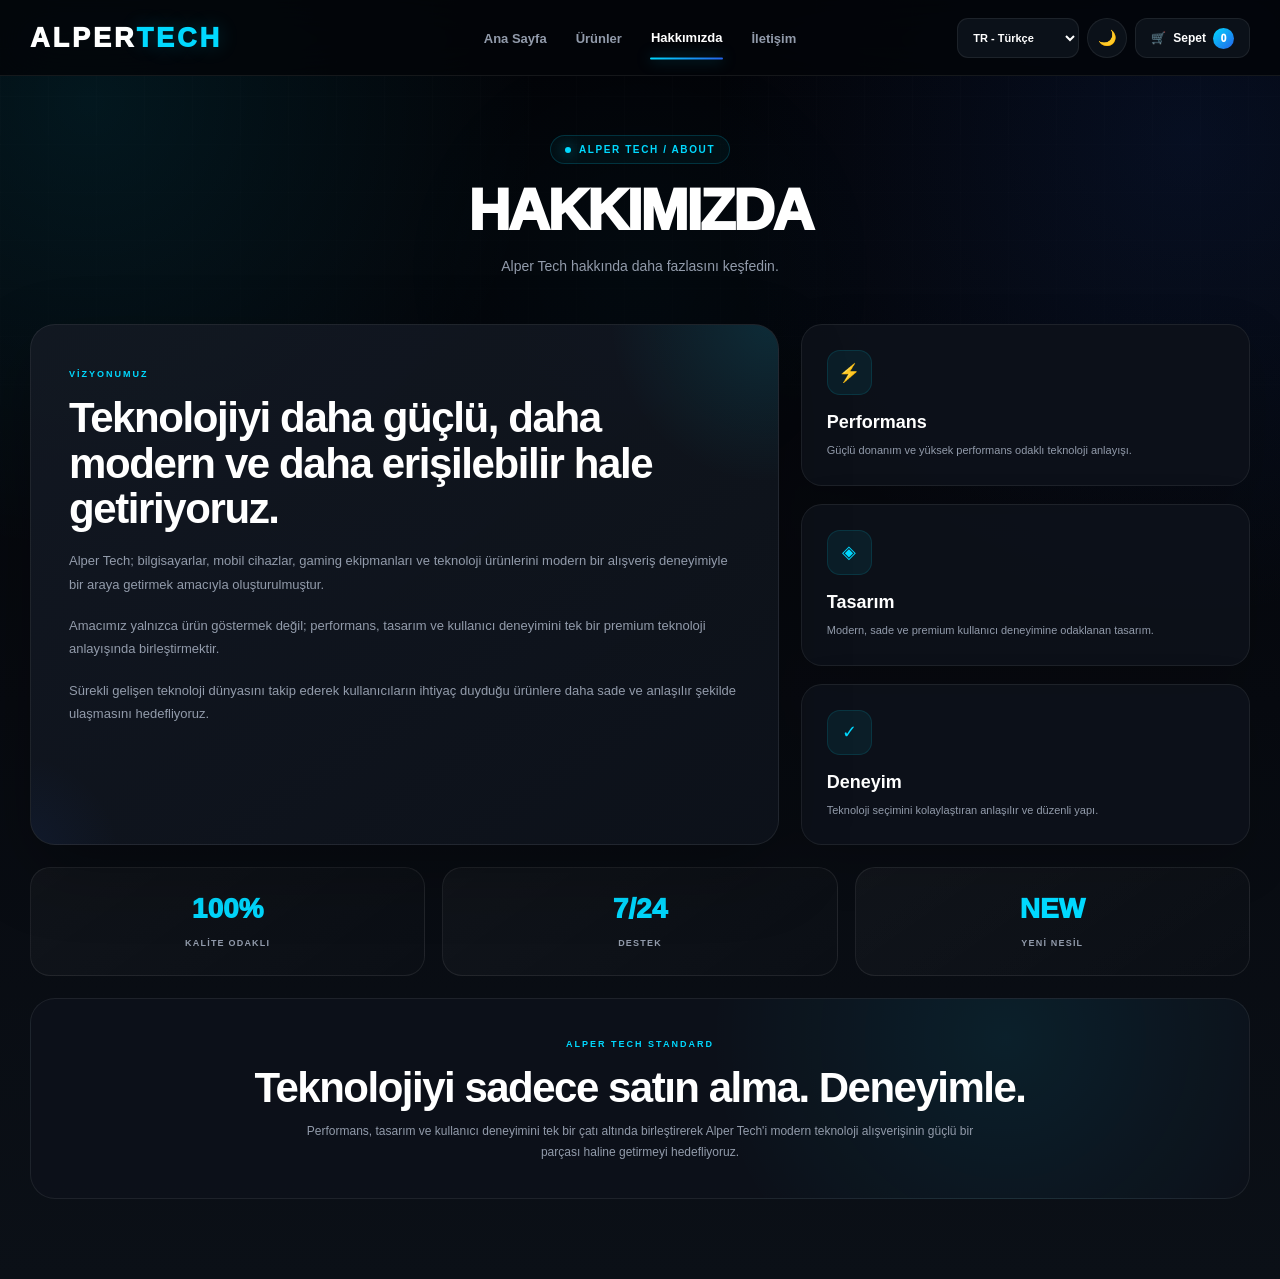
<file: hakkimizda.html>
<!DOCTYPE html>
<html lang="tr">

<head>

<meta charset="UTF-8">
<meta
    name="viewport"
    content="width=device-width, initial-scale=1.0"
>

<title>Hakkımızda | Alper Tech</title>

<style>

/* =========================================================
   ALPER TECH
   HAKKIMIZDA
   RESPONSIVE / PREMIUM
========================================================= */

*,
*::before,
*::after {
    margin: 0;
    padding: 0;
    box-sizing: border-box;
    font-family: Arial, Helvetica, sans-serif;
}

:root {

    --site-width: 1340px;
    --site-side: 30px;

    --header-height: 76px;

    --bg: #020307;
    --bg-2: #070a10;
    --bg-3: #0b1017;

    --header: rgba(3,5,9,.86);

    --card: rgba(13,18,26,.94);
    --card-2: rgba(19,25,35,.92);

    --input: #0b1119;

    --border: rgba(255,255,255,.075);
    --border-strong: rgba(255,255,255,.14);

    --text: #ffffff;
    --muted: #929bab;

    --blue: #00d9ff;
    --blue-2: #2563eb;

    --green: #22c55e;
    --red: #ef4444;

    --shadow:
        0 25px 70px rgba(0,0,0,.28);
}

body.light {

    --bg: #eef2f7;
    --bg-2: #f7f9fc;
    --bg-3: #ffffff;

    --header: rgba(255,255,255,.90);

    --card: rgba(255,255,255,.96);
    --card-2: rgba(248,250,252,.98);

    --input: #f1f5f9;

    --border: rgba(15,23,42,.085);
    --border-strong: rgba(15,23,42,.14);

    --text: #0f172a;
    --muted: #64748b;

    --blue: #2563eb;
    --blue-2: #1d4ed8;
}


/* =========================================================
   HTML / BODY
========================================================= */

html {
    width: 100%;
    min-height: 100%;
    scroll-behavior: smooth;
}

body {

    width: 100%;
    min-width: 320px;
    min-height: 100vh;

    color: var(--text);

    overflow-x: hidden;

    background:
        radial-gradient(
            circle at 7% 8%,
            rgba(0,217,255,.09),
            transparent 27%
        ),
        radial-gradient(
            circle at 93% 11%,
            rgba(37,99,235,.11),
            transparent 29%
        ),
        linear-gradient(
            180deg,
            var(--bg),
            var(--bg-2) 55%,
            var(--bg-3)
        );

    transition:
        background .35s ease,
        color .35s ease;
}

body::before {

    content: "";

    position: fixed;

    inset: 0;

    pointer-events: none;

    background:
        linear-gradient(
            rgba(255,255,255,.012) 1px,
            transparent 1px
        ),
        linear-gradient(
            90deg,
            rgba(255,255,255,.012) 1px,
            transparent 1px
        );

    background-size: 48px 48px;

    mask-image:
        linear-gradient(
            to bottom,
            black,
            transparent 90%
        );

    z-index: -3;
}

body::after {

    content: "";

    position: fixed;

    width: 500px;
    height: 500px;

    left: 50%;
    top: 30%;

    transform: translate(-50%,-50%);

    border-radius: 50%;

    background:
        radial-gradient(
            circle,
            rgba(0,217,255,.025),
            transparent 70%
        );

    pointer-events: none;

    z-index: -2;
}

a {
    color: inherit;
    text-decoration: none;
}

button,
input,
select,
textarea {
    font-family: inherit;
}

button {
    -webkit-tap-highlight-color: transparent;
}


/* =========================================================
   HEADER
========================================================= */

header {

    position: fixed !important;

    top: 0;
    left: 0;
    right: 0;

    width: 100%;

    height: var(--header-height);

    background: var(--header);

    border-bottom:
        1px solid var(--border);

    backdrop-filter:
        blur(24px)
        saturate(150%);

    -webkit-backdrop-filter:
        blur(24px)
        saturate(150%);

    z-index: 1000;
}

.header-inner {

    width:
        min(
            calc(100% - (var(--site-side) * 2)),
            var(--site-width)
        );

    height: var(--header-height);

    margin: auto;

    display: flex;

    align-items: center;

    justify-content: space-between;

    gap: 25px;

    position: relative;
}


/* =========================================================
   LOGO
========================================================= */

.logo {

    min-width: 150px;

    display: inline-flex;

    align-items: center;

    font-size: 27px;

    font-weight: 950;

    letter-spacing: 3px;

    white-space: nowrap;

    transition: .25s ease;
}

.logo span {

    color: var(--blue);

    text-shadow:
        0 0 20px
        rgba(0,217,255,.22);
}

.logo:hover {

    transform: translateY(-1px);

    filter:
        drop-shadow(
            0 0 15px
            rgba(0,217,255,.12)
        );
}


/* =========================================================
   NAV
========================================================= */

nav {

    position: absolute;

    left: 50%;
    top: 50%;

    transform:
        translate(-50%,-50%);

    display: flex;

    align-items: center;
    justify-content: center;

    gap: 27px;

    white-space: nowrap;
}

nav a {

    position: relative;

    padding: 8px 1px;

    color: var(--muted);

    font-size: 13px;

    font-weight: 750;

    transition:
        color .25s ease,
        transform .25s ease;
}

nav a:hover,
nav a.active {

    color: var(--text);

    transform:
        translateY(-1px);
}

nav a::after {

    content: "";

    position: absolute;

    left: 50%;
    bottom: -7px;

    width: 0;
    height: 2px;

    transform:
        translateX(-50%);

    border-radius: 999px;

    background:
        linear-gradient(
            90deg,
            var(--blue),
            var(--blue-2)
        );

    box-shadow:
        0 0 14px
        rgba(0,217,255,.5);

    transition:
        width .25s ease;
}

nav a:hover::after,
nav a.active::after {

    width: 100%;
}


/* =========================================================
   CONTROLS
========================================================= */

.controls {

    margin-left: auto;

    display: flex;

    align-items: center;

    gap: 8px;
}

.lang-select {

    width: 122px;
    min-width: 122px;

    height: 40px;

    padding: 0 11px;

    border-radius: 11px;

    border:
        1px solid var(--border);

    outline: none;

    background: var(--input);

    color: var(--text);

    cursor: pointer;

    font-size: 11px;

    font-weight: 700;

    transition: .25s;
}

.lang-select:hover,
.lang-select:focus {

    border-color:
        rgba(0,217,255,.45);

    box-shadow:
        0 0 0 4px
        rgba(0,217,255,.05);
}

.lang-select option {

    background: #0b1118;
    color: #fff;
}

body.light .lang-select option {

    background: #fff;
    color: #0f172a;
}

.theme-btn {

    width: 40px;
    min-width: 40px;
    height: 40px;

    border-radius: 50%;

    background: var(--input);

    color: var(--text);

    border:
        1px solid var(--border);

    cursor: pointer;

    font-size: 15px;

    transition: .25s;
}

.theme-btn:hover {

    transform:
        translateY(-2px)
        rotate(7deg);

    border-color:
        rgba(0,217,255,.4);
}

.cart-btn {

    height: 40px;

    padding: 0 15px;

    border-radius: 12px;

    display: inline-flex;

    align-items: center;
    justify-content: center;

    gap: 7px;

    background: var(--input);

    color: var(--text);

    border:
        1px solid var(--border);

    cursor: pointer;

    font-size: 12px;

    font-weight: 800;

    transition: .25s;
}

.cart-btn:hover {

    transform:
        translateY(-2px);

    border-color:
        rgba(0,217,255,.4);
}

.cart-count {

    min-width: 21px;
    height: 21px;

    padding: 0 6px;

    border-radius: 999px;

    display: inline-flex;

    align-items: center;
    justify-content: center;

    background:
        linear-gradient(
            135deg,
            var(--blue),
            var(--blue-2)
        );

    color: #fff;

    font-size: 10px;

    font-weight: 950;
}


/* =========================================================
   MAIN
========================================================= */

main {

    width:
        min(
            calc(100% - (var(--site-side) * 2)),
            var(--site-width)
        );

    min-height:
        calc(100vh - var(--header-height));

    margin: auto;

    padding-top: 135px;
    padding-bottom: 80px;
}


/* =========================================================
   INTRO
========================================================= */

.about-intro {

    text-align: center;

    margin-bottom: 45px;
}

.section-badge {

    display: inline-flex;

    align-items: center;

    gap: 8px;

    padding: 8px 14px;

    margin-bottom: 17px;

    border-radius: 999px;

    border:
        1px solid
        rgba(0,217,255,.18);

    background:
        rgba(0,217,255,.045);

    color: var(--blue);

    font-size: 10px;

    font-weight: 900;

    letter-spacing: 1.6px;
}

.section-badge::before {

    content: "";

    width: 6px;
    height: 6px;

    border-radius: 50%;

    background: var(--blue);

    box-shadow:
        0 0 14px
        rgba(0,217,255,.8);
}

.section-title {

    text-align: center;

    font-size:
        clamp(38px,5vw,58px);

    line-height: 1;

    font-weight: 950;

    letter-spacing: -2.4px;

    margin-bottom: 15px;
}

.section-title .accent {

    color: var(--blue);

    text-shadow:
        0 0 28px
        rgba(0,217,255,.16);
}

.section-subtitle {

    max-width: 700px;

    margin: auto;

    color: var(--muted);

    font-size: 14px;

    line-height: 1.8;
}


/* =========================================================
   ABOUT LAYOUT
========================================================= */

.about-layout {

    display: grid;

    grid-template-columns:
        1.25fr .75fr;

    gap: 22px;

    align-items: stretch;
}


/* =========================================================
   ABOUT CARD
========================================================= */

.about-box {

    position: relative;

    overflow: hidden;

    padding: 38px;

    border-radius: 25px;

    border:
        1px solid var(--border);

    background:
        linear-gradient(
            145deg,
            var(--card-2),
            var(--card)
        );

    box-shadow: var(--shadow);
}

.about-box::before {

    content: "";

    position: absolute;

    width: 330px;
    height: 330px;

    right: -160px;
    top: -170px;

    border-radius: 50%;

    background:
        radial-gradient(
            circle,
            rgba(0,217,255,.12),
            transparent 70%
        );

    pointer-events: none;
}

.about-box::after {

    content: "";

    position: absolute;

    width: 210px;
    height: 210px;

    left: -120px;
    bottom: -120px;

    border-radius: 50%;

    background:
        radial-gradient(
            circle,
            rgba(37,99,235,.08),
            transparent 70%
        );

    pointer-events: none;
}

.about-content {

    position: relative;

    z-index: 2;
}

.about-label {

    color: var(--blue);

    font-size: 9px;

    font-weight: 900;

    letter-spacing: 2px;
}

.about-box h2 {

    max-width: 650px;

    margin-top: 14px;

    font-size:
        clamp(27px,4vw,42px);

    line-height: 1.08;

    letter-spacing: -1.4px;
}

.about-box p {

    max-width: 680px;

    color: var(--muted);

    font-size: 13px;

    line-height: 1.8;

    margin-top: 18px;
}


/* =========================================================
   SIDE CARD
========================================================= */

.about-side {

    display: flex;

    flex-direction: column;

    gap: 18px;
}

.about-side-card {

    flex: 1;

    padding: 25px;

    border-radius: 21px;

    border:
        1px solid var(--border);

    background:
        var(--card);

    box-shadow:
        0 18px 50px
        rgba(0,0,0,.18);
}

.side-icon {

    width: 45px;
    height: 45px;

    display: flex;

    align-items: center;
    justify-content: center;

    border-radius: 13px;

    background:
        rgba(0,217,255,.07);

    border:
        1px solid
        rgba(0,217,255,.12);

    color: var(--blue);

    font-size: 18px;

    margin-bottom: 17px;
}

.about-side-card h3 {

    font-size: 18px;

    margin-bottom: 8px;
}

.about-side-card p {

    color: var(--muted);

    font-size: 11px;

    line-height: 1.7;
}


/* =========================================================
   STATS
========================================================= */

.about-stats {

    display: grid;

    grid-template-columns:
        repeat(3,1fr);

    gap: 17px;

    margin-top: 22px;
}

.about-stat {

    padding: 25px;

    border-radius: 20px;

    border:
        1px solid var(--border);

    background:
        linear-gradient(
            145deg,
            rgba(255,255,255,.035),
            rgba(255,255,255,.012)
        );

    text-align: center;

    transition: .3s;
}

.about-stat:hover {

    transform:
        translateY(-5px);

    border-color:
        rgba(0,217,255,.24);

    box-shadow:
        0 18px 45px
        rgba(0,0,0,.18);
}

.about-stat strong {

    display: block;

    color: var(--blue);

    font-size: 28px;

    font-weight: 950;

    margin-bottom: 7px;
}

.about-stat span {

    color: var(--muted);

    font-size: 9px;

    font-weight: 800;

    letter-spacing: 1.2px;

    text-transform: uppercase;
}


/* =========================================================
   MISSION
========================================================= */

.mission {

    margin-top: 22px;

    padding: 34px;

    border-radius: 25px;

    border:
        1px solid var(--border);

    background:
        radial-gradient(
            circle at 80% 20%,
            rgba(0,217,255,.08),
            transparent 30%
        ),
        var(--card);

    text-align: center;
}

.mission small {

    color: var(--blue);

    font-size: 9px;

    font-weight: 900;

    letter-spacing: 2px;
}

.mission h2 {

    max-width: 800px;

    margin: 14px auto 10px;

    font-size:
        clamp(27px,4vw,42px);

    line-height: 1.08;

    letter-spacing: -1.5px;
}

.mission p {

    max-width: 700px;

    margin: auto;

    color: var(--muted);

    font-size: 12px;

    line-height: 1.8;
}


/* =========================================================
   CART
========================================================= */

.cart-overlay {

    position: fixed;

    inset: 0;

    z-index: 2000;

    background:
        rgba(0,0,0,.74);

    backdrop-filter:
        blur(15px);

    opacity: 0;
    visibility: hidden;

    transition:
        opacity .3s ease,
        visibility .3s ease;
}

.cart-overlay.active {

    opacity: 1;

    visibility: visible;
}

.cart-drawer {

    position: absolute;

    top: 0;
    right: -480px;

    width: 460px;
    max-width: 100%;

    height: 100%;

    display: flex;

    flex-direction: column;

    background:
        linear-gradient(
            180deg,
            var(--card-2),
            var(--card)
        );

    border-left:
        1px solid var(--border);

    box-shadow:
        -35px 0 90px
        rgba(0,0,0,.40);

    transition:
        right .38s
        cubic-bezier(.22,1,.36,1);
}

.cart-overlay.active .cart-drawer {

    right: 0;
}

.drawer-header {

    padding: 25px;

    border-bottom:
        1px solid var(--border);

    display: flex;

    align-items: center;

    justify-content: space-between;
}

.drawer-title {

    font-size: 21px;

    font-weight: 950;
}

.drawer-close {

    width: 40px;
    height: 40px;

    border-radius: 50%;

    background: var(--input);

    color: var(--text);

    border:
        1px solid var(--border);

    cursor: pointer;

    transition: .25s;
}

.drawer-close:hover {

    transform:
        rotate(90deg);

    border-color:
        var(--blue);
}

.drawer-body {

    flex: 1;

    padding: 25px;

    overflow-y: auto;
}

.cart-empty {

    color: var(--muted);

    text-align: center;

    margin-top: 95px;

    font-size: 14px;
}

.cart-item {

    padding: 17px 0;

    border-bottom:
        1px solid var(--border);

    display: flex;

    align-items: center;

    justify-content: space-between;

    gap: 15px;
}

.cart-item-name {

    margin-bottom: 5px;

    font-weight: 900;
}

.cart-item-price {

    color: var(--blue);

    font-size: 14px;

    font-weight: 800;
}

.remove-item {

    border: none;

    background: none;

    color: var(--red);

    cursor: pointer;

    font-size: 12px;

    font-weight: 800;
}

.cart-footer {

    padding: 25px;

    border-top:
        1px solid var(--border);

    background:
        var(--card);
}

.cart-total {

    display: flex;

    align-items: center;

    justify-content: space-between;

    font-size: 18px;

    font-weight: 950;

    margin-bottom: 18px;
}

.cart-total span:last-child {

    color: var(--blue);

    font-size: 21px;
}

.checkout-btn {

    width: 100%;

    padding: 16px;

    border: none;

    border-radius: 13px;

    background:
        linear-gradient(
            135deg,
            var(--blue),
            var(--blue-2)
        );

    color: #fff;

    font-size: 13px;

    font-weight: 950;

    cursor: pointer;
}


/* =========================================================
   DEMO SUCCESS
========================================================= */

.success-overlay {

    position: fixed;

    inset: 0;

    z-index: 3000;

    display: none;

    align-items: center;
    justify-content: center;

    padding: 20px;

    background:
        rgba(0,0,0,.82);

    backdrop-filter:
        blur(18px);
}

.success-overlay.active {

    display: flex;
}

.success-box {

    width: 460px;
    max-width: 100%;

    padding: 42px 30px;

    border-radius: 25px;

    border:
        1px solid
        rgba(34,197,94,.25);

    background:
        var(--card);

    text-align: center;

    box-shadow:
        0 30px 100px
        rgba(0,0,0,.45);
}

.success-icon {

    width: 70px;
    height: 70px;

    margin: 0 auto 20px;

    display: flex;

    align-items: center;
    justify-content: center;

    border-radius: 50%;

    background:
        rgba(34,197,94,.10);

    border:
        1px solid
        rgba(34,197,94,.25);

    color:
        var(--green);

    font-size: 30px;
}

.success-box h2 {

    font-size: 28px;

    margin-bottom: 10px;
}

.success-box p {

    color: var(--muted);

    font-size: 12px;

    line-height: 1.7;

    margin-bottom: 22px;
}

.success-close {

    padding: 12px 22px;

    border: none;

    border-radius: 10px;

    background:
        linear-gradient(
            135deg,
            var(--blue),
            var(--blue-2)
        );

    color: #fff;

    font-weight: 800;

    cursor: pointer;
}


/* =========================================================
   MOBILE
========================================================= */

@media (max-width: 1100px) {

    :root {
        --site-side: 20px;
    }

    header {

        height: auto;

        min-height:
            var(--header-height);
    }

    .header-inner {

        width:
            calc(100% - 40px);

        height: auto;

        min-height:
            var(--header-height);

        padding:
            10px 0;

        flex-wrap: wrap;
    }

    nav {

        position: static;

        width: 100%;

        transform: none;

        order: 3;

        justify-content: center;
    }

    main {

        width:
            calc(100% - 40px);

        padding-top:
            145px;
    }

    .about-layout {

        grid-template-columns:
            1fr;
    }

    .about-side {

        display: grid;

        grid-template-columns:
            repeat(2,1fr);
    }

}


/* =========================================================
   TELEFON
========================================================= */

@media (max-width: 650px) {

    :root {

        --site-side: 15px;

        --header-height: 118px;
    }

    body {

        min-width: 320px;
    }


    /* HEADER */

    header {

        min-height: 118px;
    }

    .header-inner {

        width:
            calc(100% - 30px);

        min-height: 118px;

        padding: 10px 0;

        display: grid;

        grid-template-columns:
            1fr auto;

        grid-template-rows:
            auto auto;

        gap:
            8px 10px;
    }


    /* LOGO */

    .logo {

        min-width: 0;

        font-size:
            20px;

        letter-spacing:
            2px;
    }


    /* CONTROLS */

    .controls {

        margin-left: 0;

        gap: 5px;

        justify-content: flex-end;
    }

    .lang-select {

        width: 82px;
        min-width: 82px;

        height: 36px;

        padding: 0 5px;

        border-radius: 9px;

        font-size: 9px;
    }

    .theme-btn {

        width: 36px;
        min-width: 36px;

        height: 36px;

        font-size: 14px;
    }

    .cart-btn {

        height: 36px;

        padding:
            0 8px;

        border-radius: 10px;

        gap: 5px;

        font-size: 10px;
    }

    .cart-count {

        min-width: 19px;
        height: 19px;

        padding: 0 5px;

        font-size: 9px;
    }


    /* NAV */

    nav {

        position: static;

        transform: none;

        grid-column:
            1 / -1;

        grid-row: 2;

        width: 100%;

        display: flex;

        align-items: center;

        justify-content: flex-start;

        gap: 12px;

        overflow-x: auto;

        overflow-y: hidden;

        padding:
            3px 0 6px;

        scrollbar-width: none;
    }

    nav::-webkit-scrollbar {
        display: none;
    }

    nav a {

        flex: 0 0 auto;

        padding: 6px 2px;

        font-size: 10px;

        white-space: nowrap;
    }

    nav a::after {

        bottom:
            -3px;
    }


    /* MAIN */

    main {

        width:
            calc(100% - 30px);

        min-height:
            auto;

        padding-top:
            138px;

        padding-bottom:
            55px;
    }


    /* INTRO */

    .about-intro {

        margin-bottom:
            32px;
    }

    .section-badge {

        font-size: 8px;

        padding:
            7px 11px;

        letter-spacing:
            1.1px;
    }

    .section-title {

        width:
            100%;

        font-size:
            32px;

        line-height:
            1.05;

        letter-spacing:
            -1.4px;

        margin-bottom:
            11px;
    }

    .section-subtitle {

        width:
            100%;

        font-size:
            12px;

        line-height:
            1.7;
    }


    /* ABOUT */

    .about-layout {

        grid-template-columns:
            1fr;

        gap:
            15px;
    }

    .about-box {

        padding:
            25px 18px;

        border-radius:
            19px;
    }

    .about-label {

        font-size:
            8px;
    }

    .about-box h2 {

        font-size:
            26px;

        line-height:
            1.1;
    }

    .about-box p {

        font-size:
            12px;

        line-height:
            1.75;
    }

    .about-side {

        display:
            grid;

        grid-template-columns:
            1fr;

        gap:
            12px;
    }

    .about-side-card {

        padding:
            20px;

        border-radius:
            17px;
    }

    .side-icon {

        width:
            40px;

        height:
            40px;

        margin-bottom:
            13px;
    }

    .about-side-card h3 {

        font-size:
            16px;
    }

    .about-side-card p {

        font-size:
            10px;
    }


    /* STATS */

    .about-stats {

        grid-template-columns:
            1fr;

        gap:
            10px;

        margin-top:
            15px;
    }

    .about-stat {

        padding:
            17px;

        border-radius:
            15px;
    }

    .about-stat strong {

        font-size:
            22px;
    }

    .about-stat span {

        font-size:
            8px;
    }


    /* MISSION */

    .mission {

        margin-top:
            15px;

        padding:
            30px 18px;

        border-radius:
            19px;
    }

    .mission h2 {

        font-size:
            27px;
    }

    .mission p {

        font-size:
            11px;

        line-height:
            1.75;
    }


    /* CART */

    .cart-drawer {

        width:
            100%;

        right:
            -100%;

        border-left:
            none;

        border-radius:
            18px 18px 0 0;
    }

    .drawer-header {

        padding:
            19px;
    }

    .drawer-body {

        padding:
            19px;
    }

    .cart-footer {

        padding:
            19px;
    }

    .cart-total {

        font-size:
            16px;
    }

    .cart-total span:last-child {

        font-size:
            18px;
    }


    /* SUCCESS */

    .success-overlay {

        padding:
            12px;
    }

    .success-box {

        padding:
            34px 20px;

        border-radius:
            20px;
    }

    .success-box h2 {

        font-size:
            24px;
    }

}


/* =========================================================
   VERY SMALL
========================================================= */

@media (max-width: 380px) {

    .logo {

        font-size:
            18px;
    }

    .lang-select {

        width:
            74px;

        min-width:
            74px;
    }

    .cart-btn {

        padding:
            0 6px;

        font-size:
            9px;
    }

    nav {

        gap:
            9px;
    }

    nav a {

        font-size:
            9px;
    }

}

</style>

</head>


<body id="pageBody">


<!-- =========================================================
     HEADER
========================================================= -->

<header>

<div class="header-inner">


<a
    href="index.html"
    class="logo"
>
    ALPER<span>TECH</span>
</a>


<nav>

<a
    href="index.html"
    data-i18n="nav_home"
>
    Ana Sayfa
</a>

<a
    href="urunler.html"
    data-i18n="nav_products"
>
    Ürünler
</a>

<a
    href="hakkimizda.html"
    class="active"
    data-i18n="nav_about"
>
    Hakkımızda
</a>

<a
    href="iletisim.html"
    data-i18n="nav_contact"
>
    İletişim
</a>

</nav>


<div class="controls">

<select
    id="languageSelect"
    class="lang-select"
>

<option value="tr">
    TR - Türkçe
</option>

<option value="en">
    EN - English
</option>

<option value="es">
    ES - Español
</option>

</select>


<button
    id="themeBtn"
    class="theme-btn"
    type="button"
>
    🌙
</button>


<button
    id="cartButton"
    class="cart-btn"
    type="button"
>

    🛒

    <span data-i18n="cart_text">
        Sepet
    </span>

    <span
        class="cart-count"
        id="cartCount"
    >
        0
    </span>

</button>

</div>

</div>

</header>


<!-- =========================================================
     MAIN
========================================================= -->

<main>


<section class="about-intro">


<div
    class="section-badge"
    data-i18n="badge"
>
    ALPER TECH / ABOUT
</div>


<h1
    class="section-title"
    data-i18n="title_about"
>
    HAKKIMIZDA
</h1>


<p
    class="section-subtitle"
    data-i18n="subtitle_about"
>
    Alper Tech hakkında daha fazlasını keşfedin.
</p>


</section>


<!-- =========================================================
     ABOUT
========================================================= -->

<section class="about-layout">


<div class="about-box">

<div class="about-content">

<span
    class="about-label"
    data-i18n="about_label"
>
    OUR VISION
</span>


<h2
    data-i18n="about_heading"
>
    Teknolojiyi daha güçlü,
    daha modern ve daha erişilebilir
    hale getiriyoruz.
</h2>


<p
    data-i18n="about_desc1"
>
    Alper Tech; bilgisayarlar, mobil cihazlar,
    gaming ekipmanları ve teknoloji ürünlerini
    modern bir alışveriş deneyimiyle bir araya
    getirmek amacıyla oluşturulmuştur.
</p>


<p
    data-i18n="about_desc2"
>
    Amacımız yalnızca ürün göstermek değil;
    performans, tasarım ve kullanıcı deneyimini
    tek bir premium teknoloji anlayışında
    birleştirmektir.
</p>


<p
    data-i18n="about_desc3"
>
    Sürekli gelişen teknoloji dünyasını takip
    ederek kullanıcıların ihtiyaç duyduğu
    ürünlere daha sade ve anlaşılır şekilde
    ulaşmasını hedefliyoruz.
</p>

</div>

</div>


<div class="about-side">


<div class="about-side-card">

<div class="side-icon">
    ⚡
</div>

<h3
    data-i18n="side_1_title"
>
    Performans
</h3>

<p
    data-i18n="side_1_desc"
>
    Güçlü donanım ve yüksek performans
    odaklı teknoloji anlayışı.
</p>

</div>


<div class="about-side-card">

<div class="side-icon">
    ◈
</div>

<h3
    data-i18n="side_2_title"
>
    Tasarım
</h3>

<p
    data-i18n="side_2_desc"
>
    Modern, sade ve premium kullanıcı
    deneyimine odaklanan tasarım.
</p>

</div>


<div class="about-side-card">

<div class="side-icon">
    ✓
</div>

<h3
    data-i18n="side_3_title"
>
    Deneyim
</h3>

<p
    data-i18n="side_3_desc"
>
    Teknoloji seçimini kolaylaştıran
    anlaşılır ve düzenli yapı.
</p>

</div>


</div>

</section>


<!-- =========================================================
     STATS
========================================================= -->

<section class="about-stats">


<div class="about-stat">

<strong>
    100%
</strong>

<span
    data-i18n="stat_quality"
>
    Kalite Odaklı
</span>

</div>


<div class="about-stat">

<strong>
    7/24
</strong>

<span
    data-i18n="stat_support"
>
    Destek
</span>

</div>


<div class="about-stat">

<strong>
    NEW
</strong>

<span
    data-i18n="stat_next"
>
    Yeni Nesil
</span>

</div>


</section>


<!-- =========================================================
     MISSION
========================================================= -->

<section class="mission">


<small
    data-i18n="mission_label"
>
    ALPER TECH STANDARD
</small>


<h2
    data-i18n="mission_title"
>
    Teknolojiyi sadece satın alma.
    Deneyimle.
</h2>


<p
    data-i18n="mission_desc"
>
    Performans, tasarım ve kullanıcı deneyimini
    tek bir çatı altında birleştirerek Alper Tech'i
    modern teknoloji alışverişinin güçlü bir parçası
    haline getirmeyi hedefliyoruz.
</p>


</section>


</main>


<!-- =========================================================
     CART
========================================================= -->

<div
    class="cart-overlay"
    id="cartOverlay"
>


<div class="cart-drawer">


<div class="drawer-header">

<span
    class="drawer-title"
    data-i18n="cart_title"
>
    Sepetiniz
</span>


<button
    class="drawer-close"
    id="closeCartButton"
    type="button"
>
    ✕
</button>

</div>


<div class="drawer-body">


<div
    class="cart-empty"
    id="cartEmpty"
    data-i18n="cart_empty"
>
    Sepetinizde henüz ürün bulunmuyor.
</div>


<div id="cartItems"></div>


</div>


<div
    class="cart-footer"
    id="cartFooter"
    style="display:none;"
>


<div class="cart-total">

<span data-i18n="cart_total">
    Toplam
</span>

<span id="cartTotal">
    0 ₺
</span>

</div>


<button
    class="checkout-btn"
    id="checkoutButton"
    type="button"
    data-i18n="checkout"
>
    ÖDEMEYE GEÇ
</button>


</div>


</div>

</div>


<!-- =========================================================
     SUCCESS
========================================================= -->

<div
    class="success-overlay"
    id="successOverlay"
>


<div class="success-box">


<div class="success-icon">
    ✓
</div>


<h2
    data-i18n="success_title"
>
    Sipariş Onaylandı
</h2>


<p
    data-i18n="success_desc"
>
    İşlem başarıyla tamamlandı.
</p>


<button
    class="success-close"
    id="successClose"
    type="button"
    data-i18n="success_close"
>
    Kapat
</button>


</div>

</div>


<script>

/* =========================================================
   TRANSLATIONS
========================================================= */

const translations = {

    tr: {

        nav_home:
            "Ana Sayfa",

        nav_products:
            "Ürünler",

        nav_about:
            "Hakkımızda",

        nav_contact:
            "İletişim",

        cart_text:
            "Sepet",

        badge:
            "ALPER TECH / ABOUT",

        title_about:
            "HAKKIMIZDA",

        subtitle_about:
            "Alper Tech hakkında daha fazlasını keşfedin.",

        about_label:
            "VİZYONUMUZ",

        about_heading:
            "Teknolojiyi daha güçlü, daha modern ve daha erişilebilir hale getiriyoruz.",

        about_desc1:
            "Alper Tech; bilgisayarlar, mobil cihazlar, gaming ekipmanları ve teknoloji ürünlerini modern bir alışveriş deneyimiyle bir araya getirmek amacıyla oluşturulmuştur.",

        about_desc2:
            "Amacımız yalnızca ürün göstermek değil; performans, tasarım ve kullanıcı deneyimini tek bir premium teknoloji anlayışında birleştirmektir.",

        about_desc3:
            "Sürekli gelişen teknoloji dünyasını takip ederek kullanıcıların ihtiyaç duyduğu ürünlere daha sade ve anlaşılır şekilde ulaşmasını hedefliyoruz.",

        side_1_title:
            "Performans",

        side_1_desc:
            "Güçlü donanım ve yüksek performans odaklı teknoloji anlayışı.",

        side_2_title:
            "Tasarım",

        side_2_desc:
            "Modern, sade ve premium kullanıcı deneyimine odaklanan tasarım.",

        side_3_title:
            "Deneyim",

        side_3_desc:
            "Teknoloji seçimini kolaylaştıran anlaşılır ve düzenli yapı.",

        stat_quality:
            "Kalite Odaklı",

        stat_support:
            "Destek",

        stat_next:
            "Yeni Nesil",

        mission_label:
            "ALPER TECH STANDARD",

        mission_title:
            "Teknolojiyi sadece satın alma. Deneyimle.",

        mission_desc:
            "Performans, tasarım ve kullanıcı deneyimini tek bir çatı altında birleştirerek Alper Tech'i modern teknoloji alışverişinin güçlü bir parçası haline getirmeyi hedefliyoruz.",

        cart_title:
            "Sepetiniz",

        cart_empty:
            "Sepetinizde henüz ürün bulunmuyor.",

        cart_total:
            "Toplam",

        checkout:
            "ÖDEMEYE GEÇ",

        remove:
            "Kaldır",

        success_title:
            "Sipariş Onaylandı",

        success_desc:
            "İşlem başarıyla tamamlandı.",

        success_close:
            "Kapat"
    },


    en: {

        nav_home:
            "Home",

        nav_products:
            "Products",

        nav_about:
            "About Us",

        nav_contact:
            "Contact",

        cart_text:
            "Cart",

        badge:
            "ALPER TECH / ABOUT",

        title_about:
            "ABOUT US",

        subtitle_about:
            "Discover more about Alper Tech.",

        about_label:
            "OUR VISION",

        about_heading:
            "We make technology more powerful, modern and accessible.",

        about_desc1:
            "Alper Tech brings computers, mobile devices, gaming equipment and technology products together through a modern shopping experience.",

        about_desc2:
            "Our goal is not simply to display products, but to combine performance, design and user experience under one premium technology vision.",

        about_desc3:
            "By following the constantly evolving technology world, we aim to help users reach the products they need in a simpler and clearer way.",

        side_1_title:
            "Performance",

        side_1_desc:
            "A technology approach focused on powerful hardware and high performance.",

        side_2_title:
            "Design",

        side_2_desc:
            "A modern, clean and premium design focused on user experience.",

        side_3_title:
            "Experience",

        side_3_desc:
            "A clear and organized structure that makes choosing technology easier.",

        stat_quality:
            "Quality Focused",

        stat_support:
            "Support",

        stat_next:
            "Next Generation",

        mission_label:
            "ALPER TECH STANDARD",

        mission_title:
            "Do not just buy technology. Experience it.",

        mission_desc:
            "We aim to make Alper Tech a strong part of modern technology shopping by bringing performance, design and user experience together.",

        cart_title:
            "Your Cart",

        cart_empty:
            "Your cart is currently empty.",

        cart_total:
            "Total",

        checkout:
            "CHECKOUT",

        remove:
            "Remove",

        success_title:
            "Order Confirmed",

        success_desc:
            "The process has been completed successfully.",

        success_close:
            "Close"
    },


    es: {

        nav_home:
            "Inicio",

        nav_products:
            "Productos",

        nav_about:
            "Sobre Nosotros",

        nav_contact:
            "Contacto",

        cart_text:
            "Carrito",

        badge:
            "ALPER TECH / SOBRE NOSOTROS",

        title_about:
            "SOBRE NOSOTROS",

        subtitle_about:
            "Descubre más sobre Alper Tech.",

        about_label:
            "NUESTRA VISIÓN",

        about_heading:
            "Hacemos que la tecnología sea más potente, moderna y accesible.",

        about_desc1:
            "Alper Tech reúne computadoras, dispositivos móviles, equipos gaming y productos tecnológicos mediante una experiencia de compra moderna.",

        about_desc2:
            "Nuestro objetivo no es simplemente mostrar productos, sino unir rendimiento, diseño y experiencia de usuario bajo una visión tecnológica premium.",

        about_desc3:
            "Siguiendo la evolución constante del mundo tecnológico, buscamos ayudar a los usuarios a encontrar los productos que necesitan de una forma más sencilla y clara.",

        side_1_title:
            "Rendimiento",

        side_1_desc:
            "Una visión tecnológica centrada en hardware potente y alto rendimiento.",

        side_2_title:
            "Diseño",

        side_2_desc:
            "Un diseño moderno, limpio y premium centrado en la experiencia del usuario.",

        side_3_title:
            "Experiencia",

        side_3_desc:
            "Una estructura clara y organizada que facilita la elección de tecnología.",

        stat_quality:
            "Enfocados en Calidad",

        stat_support:
            "Soporte",

        stat_next:
            "Nueva Generación",

        mission_label:
            "ESTÁNDAR ALPER TECH",

        mission_title:
            "No solo compres tecnología. Vívela.",

        mission_desc:
            "Nuestro objetivo es convertir Alper Tech en una parte importante de la experiencia moderna de compra tecnológica, uniendo rendimiento, diseño y experiencia de usuario.",

        cart_title:
            "Tu Carrito",

        cart_empty:
            "Tu carrito está vacío.",

        cart_total:
            "Total",

        checkout:
            "IR AL PAGO",

        remove:
            "Eliminar",

        success_title:
            "Pedido Confirmado",

        success_desc:
            "El proceso se ha completado correctamente.",

        success_close:
            "Cerrar"
    }

};


/* =========================================================
   STATE
========================================================= */

let currentLanguage =
    localStorage.getItem(
        "alperTechLang"
    ) || "tr";


if (!translations[currentLanguage]) {

    currentLanguage =
        "tr";
}


/* =========================================================
   LANGUAGE
========================================================= */

function changeLanguage(lang) {

    if (!translations[lang]) {

        lang = "tr";
    }

    currentLanguage =
        lang;

    localStorage.setItem(
        "alperTechLang",
        lang
    );

    document.documentElement.lang =
        lang;

    document
        .querySelectorAll(
            "[data-i18n]"
        )
        .forEach(
            function(element) {

                const key =
                    element.getAttribute(
                        "data-i18n"
                    );

                if (
                    translations[lang][key]
                    !== undefined
                ) {

                    element.textContent =
                        translations[lang][key];
                }

            }
        );

    updateCart();
}


/* =========================================================
   THEME
========================================================= */

function toggleTheme() {

    const body =
        document.getElementById(
            "pageBody"
        );

    const button =
        document.getElementById(
            "themeBtn"
        );

    body.classList.toggle(
        "light"
    );

    const light =
        body.classList.contains(
            "light"
        );

    button.textContent =
        light
            ? "☀️"
            : "🌙";

    localStorage.setItem(
        "alperTechTheme",
        light
            ? "light"
            : "dark"
    );
}


/* =========================================================
   CART
========================================================= */

function getCart() {

    try {

        const saved =
            JSON.parse(
                localStorage.getItem(
                    "alperTechCart"
                )
            );

        return Array.isArray(saved)
            ? saved
            : [];

    } catch {

        return [];
    }
}


function escapeHTML(text) {

    return String(text)

        .replace(/&/g,"&amp;")
        .replace(/</g,"&lt;")
        .replace(/>/g,"&gt;")
        .replace(/"/g,"&quot;")
        .replace(/'/g,"&#039;");
}


/* =========================================================
   PRICE
========================================================= */

function formatPrice(price) {

    price =
        Number(price) || 0;

    /*
       Ürünler sayfasında belirlenen
       para birimi mantığıyla uyumlu.
       Buradaki değerler yalnızca
       sepetteki mevcut fiyatların
       gösterimidir.
    */

    if (
        currentLanguage === "en"
    ) {

        const usd =
            price / 48.06;

        return usd.toLocaleString(
            "en-US",
            {
                style: "currency",
                currency: "USD",
                minimumFractionDigits: 2,
                maximumFractionDigits: 2
            }
        );
    }

    if (
        currentLanguage === "es"
    ) {

        const eur =
            price / 56.18;

        return eur.toLocaleString(
            "es-ES",
            {
                style: "currency",
                currency: "EUR",
                minimumFractionDigits: 2,
                maximumFractionDigits: 2
            }
        );
    }

    return price.toLocaleString(
        "tr-TR",
        {
            style: "currency",
            currency: "TRY",
            minimumFractionDigits: 0,
            maximumFractionDigits: 0
        }
    );
}


/* =========================================================
   UPDATE CART
========================================================= */

function updateCart() {

    const cart =
        getCart();

    const count =
        document.getElementById(
            "cartCount"
        );

    const items =
        document.getElementById(
            "cartItems"
        );

    const empty =
        document.getElementById(
            "cartEmpty"
        );

    const footer =
        document.getElementById(
            "cartFooter"
        );

    const totalElement =
        document.getElementById(
            "cartTotal"
        );

    if (
        !count ||
        !items ||
        !empty ||
        !footer ||
        !totalElement
    ) {

        return;
    }

    count.textContent =
        cart.length;

    items.innerHTML =
        "";

    if (
        cart.length === 0
    ) {

        empty.style.display =
            "block";

        footer.style.display =
            "none";

        return;
    }

    empty.style.display =
        "none";

    footer.style.display =
        "block";

    let total =
        0;

    cart.forEach(
        function(item,index) {

            const price =
                Number(item.price) || 0;

            total +=
                price;

            const name =
                item.productKey ||
                item.name ||
                "Product";

            items.innerHTML += `

                <div class="cart-item">

                    <div>

                        <div class="cart-item-name">
                            ${escapeHTML(name)}
                        </div>

                        <div class="cart-item-price">
                            ${formatPrice(price)}
                        </div>

                    </div>

                    <button
                        type="button"
                        class="remove-item"
                        data-index="${index}"
                    >
                        ${translations[currentLanguage].remove}
                    </button>

                </div>

            `;
        }
    );

    totalElement.textContent =
        formatPrice(total);

    document
        .querySelectorAll(
            ".remove-item"
        )
        .forEach(
            function(button) {

                button.addEventListener(
                    "click",
                    function() {

                        const index =
                            Number(
                                this.dataset.index
                            );

                        removeItem(index);
                    }
                );
            }
        );
}


/* =========================================================
   REMOVE
========================================================= */

function removeItem(index) {

    const cart =
        getCart();

    cart.splice(
        index,
        1
    );

    localStorage.setItem(
        "alperTechCart",
        JSON.stringify(cart)
    );

    updateCart();
}


/* =========================================================
   CART OPEN
========================================================= */

function openCart() {

    updateCart();

    document
        .getElementById(
            "cartOverlay"
        )
        .classList.add(
            "active"
        );
}


/* =========================================================
   CART CLOSE
========================================================= */

function closeCart() {

    document
        .getElementById(
            "cartOverlay"
        )
        .classList.remove(
            "active"
        );
}


/* =========================================================
   SUCCESS
========================================================= */

function showSuccess() {

    closeCart();

    document
        .getElementById(
            "successOverlay"
        )
        .classList.add(
            "active"
        );
}


/* =========================================================
   INIT
========================================================= */

window.addEventListener(
    "DOMContentLoaded",
    function() {

        /* THEME */

        const savedTheme =
            localStorage.getItem(
                "alperTechTheme"
            ) || "dark";

        if (
            savedTheme === "light"
        ) {

            document
                .getElementById(
                    "pageBody"
                )
                .classList.add(
                    "light"
                );
        }

        document
            .getElementById(
                "themeBtn"
            )
            .textContent =
            savedTheme === "light"
                ? "☀️"
                : "🌙";


        /* LANGUAGE */

        const languageSelect =
            document.getElementById(
                "languageSelect"
            );

        languageSelect.value =
            currentLanguage;

        languageSelect.addEventListener(
            "change",
            function() {

                changeLanguage(
                    this.value
                );
            }
        );


        /* THEME */

        document
            .getElementById(
                "themeBtn"
            )
            .addEventListener(
                "click",
                toggleTheme
            );


        /* CART */

        document
            .getElementById(
                "cartButton"
            )
            .addEventListener(
                "click",
                openCart
            );


        document
            .getElementById(
                "closeCartButton"
            )
            .addEventListener(
                "click",
                closeCart
            );


        /* SUCCESS */

        document
            .getElementById(
                "successClose"
            )
            .addEventListener(
                "click",
                function() {

                    document
                        .getElementById(
                            "successOverlay"
                        )
                        .classList.remove(
                            "active"
                        );
                }
            );


        /* INITIAL */

        changeLanguage(
            currentLanguage
        );

        updateCart();

    }
);


/* =========================================================
   OUTSIDE CLICK
========================================================= */

document.addEventListener(
    "click",
    function(event) {

        const cartOverlay =
            document.getElementById(
                "cartOverlay"
            );

        const successOverlay =
            document.getElementById(
                "successOverlay"
            );

        if (
            event.target ===
            cartOverlay
        ) {

            closeCart();
        }

        if (
            event.target ===
            successOverlay
        ) {

            successOverlay.classList.remove(
                "active"
            );
        }

    }
);


/* =========================================================
   ESC
========================================================= */

document.addEventListener(
    "keydown",
    function(event) {

        if (
            event.key ===
            "Escape"
        ) {

            closeCart();

            document
                .getElementById(
                    "successOverlay"
                )
                .classList.remove(
                    "active"
                );
        }

    }
);


/* =========================================================
   STORAGE SYNC
========================================================= */

window.addEventListener(
    "storage",
    function(event) {

        if (
            event.key ===
            "alperTechCart"
        ) {

            updateCart();
        }

        if (
            event.key ===
            "alperTechLang"
        ) {

            currentLanguage =
                event.newValue || "tr";

            if (
                translations[currentLanguage]
            ) {

                changeLanguage(
                    currentLanguage
                );
            }
        }

    }
);

</script>

</body>
</html>
</file>
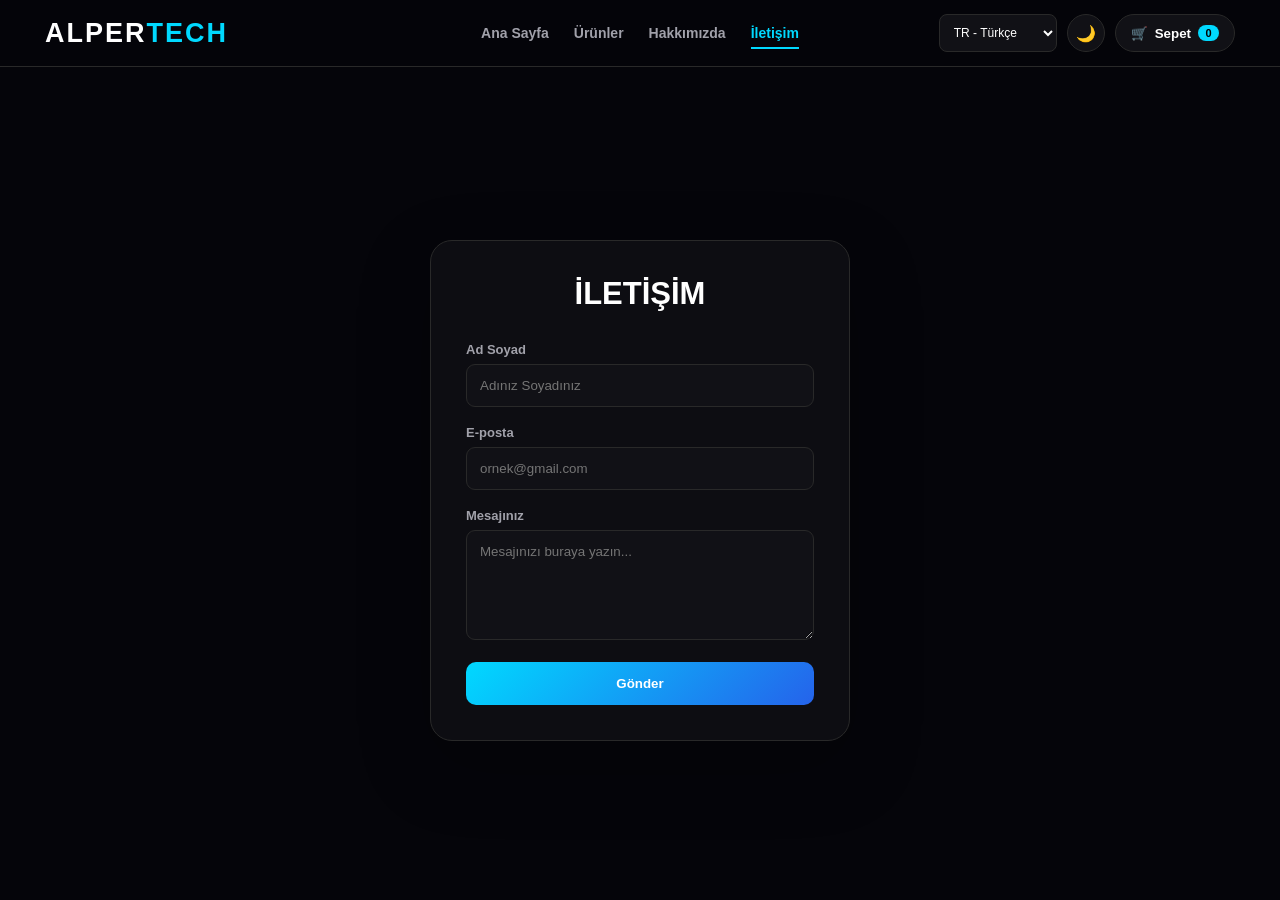
<file: iletisim.html>
<!DOCTYPE html>
<html lang="tr">

<head>

<meta charset="UTF-8">
<meta name="viewport" content="width=device-width, initial-scale=1.0">

<title>İletişim | Alper Tech</title>

<style>

/* =====================================================
   TEMEL
===================================================== */

* {
    margin: 0;
    padding: 0;
    box-sizing: border-box;
    font-family: Arial, Helvetica, sans-serif;
}

:root {
    --bg: #05050a;
    --header: rgba(5,5,10,0.95);
    --card: #0d0d12;
    --input: #111116;
    --border: #292929;

    --text: #ffffff;
    --muted: #a1a1aa;

    --blue: #00d9ff;
}

body.light {
    --bg: #f5f7fa;
    --header: rgba(255,255,255,0.96);
    --card: #ffffff;
    --input: #f1f5f9;
    --border: #d9dee7;

    --text: #111111;
    --muted: #64748b;

    --blue: #2563eb;
}

body {
    min-height: 100vh;
    background: var(--bg);
    color: var(--text);
    overflow-x: hidden;

    transition:
        background 0.3s ease,
        color 0.3s ease;
}

a {
    color: inherit;
    text-decoration: none;
}

button,
input,
select,
textarea {
    font-family: inherit;
}


/* =====================================================
   HEADER
===================================================== */

header {
    position: fixed;

    top: 0;
    left: 0;

    width: 100%;

    background: var(--header);

    border-bottom: 1px solid var(--border);

    backdrop-filter: blur(15px);

    z-index: 1000;
}

.header-inner {
    max-width: 1250px;

    margin: auto;

    padding: 14px 30px;

    display: flex;

    align-items: center;

    justify-content: space-between;

    gap: 25px;

    position: relative;
}


/* =====================================================
   LOGO
===================================================== */

.logo {
    font-size: 27px;

    font-weight: 900;

    letter-spacing: 2px;

    color: var(--text);

    white-space: nowrap;
}

.logo span {
    color: var(--blue);
}


/* =====================================================
   NAV
===================================================== */

nav {
    position: absolute;

    left: 50%;
    top: 50%;

    transform: translate(-50%, -50%);

    display: flex;

    align-items: center;
    justify-content: center;

    gap: 25px;

    white-space: nowrap;
}

nav a {
    position: relative;

    color: var(--muted);

    font-size: 14px;

    font-weight: 600;

    transition: 0.2s;
}

nav a:hover,
nav a.active {
    color: var(--blue);
}

nav a::after {
    content: "";

    position: absolute;

    left: 50%;
    bottom: -8px;

    width: 0;
    height: 2px;

    transform: translateX(-50%);

    background: var(--blue);

    transition: 0.2s;
}

nav a:hover::after,
nav a.active::after {
    width: 100%;
}


/* =====================================================
   SAĞ MENÜ
===================================================== */

.controls {
    margin-left: auto;

    display: flex;

    align-items: center;

    gap: 10px;
}

.lang-select {
    height: 38px;

    min-width: 118px;

    background: var(--input);

    color: var(--text);

    border: 1px solid var(--border);

    border-radius: 8px;

    padding: 0 10px;

    outline: none;

    cursor: pointer;

    font-size: 12px;
}

.lang-select option {
    background: #10131a;
    color: white;
}

body.light .lang-select option {
    background: white;
    color: #111111;
}

.theme-btn {
    width: 38px;
    height: 38px;

    border-radius: 50%;

    background: var(--input);

    color: var(--text);

    border: 1px solid var(--border);

    cursor: pointer;

    font-size: 16px;

    transition: 0.2s;
}

.theme-btn:hover {
    border-color: var(--blue);

    transform: translateY(-1px);
}

.cart-btn {
    height: 38px;

    padding: 0 15px;

    border-radius: 25px;

    background: var(--input);

    color: var(--text);

    border: 1px solid var(--border);

    display: flex;

    align-items: center;

    gap: 7px;

    cursor: pointer;

    font-weight: 600;

    transition: 0.2s;
}

.cart-btn:hover {
    border-color: var(--blue);

    transform: translateY(-1px);
}

.cart-count {
    min-width: 21px;

    padding: 2px 6px;

    border-radius: 20px;

    background: var(--blue);

    color: #000;

    font-size: 11px;

    text-align: center;

    font-weight: 900;
}


/* =====================================================
   İLETİŞİM
===================================================== */

main {
    min-height: 100vh;

    display: flex;

    align-items: center;

    justify-content: center;

    padding: 140px 20px 60px;
}

.contact-card {
    width: 420px;

    max-width: 100%;

    background: var(--card);

    border: 1px solid var(--border);

    border-radius: 22px;

    padding: 35px;

    box-shadow:
        0 25px 70px rgba(0,0,0,0.25);

    position: relative;
}

.contact-title {
    text-align: center;

    font-size: 31px;

    font-weight: 900;

    margin-bottom: 30px;
}

.form-group {
    margin-bottom: 18px;
}

.form-group label {
    display: block;

    color: var(--muted);

    font-size: 13px;

    font-weight: 600;

    margin-bottom: 7px;
}

.form-group input,
.form-group textarea {
    width: 100%;

    background: var(--input);

    color: var(--text);

    border: 1px solid var(--border);

    border-radius: 9px;

    padding: 13px;

    outline: none;

    transition: 0.2s;
}

.form-group input:focus,
.form-group textarea:focus {
    border-color: var(--blue);

    box-shadow:
        0 0 15px rgba(0,217,255,0.08);
}

.form-group textarea {
    height: 110px;

    resize: vertical;
}

.send-btn {
    width: 100%;

    border: none;

    border-radius: 10px;

    padding: 14px;

    background:
        linear-gradient(
            135deg,
            #00d9ff,
            #2563eb
        );

    color: white;

    font-weight: 900;

    cursor: pointer;

    transition: 0.2s;
}

.send-btn:hover {
    transform: translateY(-2px);

    box-shadow:
        0 10px 25px rgba(0,217,255,0.15);
}


/* =====================================================
   GÖNDERİLDİ MESAJI
===================================================== */

.form-status {
    display: none;

    margin-top: 15px;

    padding: 12px;

    border-radius: 10px;

    background: rgba(0,217,255,0.08);

    border: 1px solid rgba(0,217,255,0.25);

    color: var(--blue);

    font-size: 13px;

    text-align: center;
}

.form-status.show {
    display: block;
}


/* =====================================================
   SEPET OVERLAY
===================================================== */

.cart-overlay {
    position: fixed;

    inset: 0;

    z-index: 2000;

    background: rgba(0,0,0,0.72);

    backdrop-filter: blur(10px);

    opacity: 0;

    visibility: hidden;

    transition: 0.3s;
}

.cart-overlay.active {
    opacity: 1;

    visibility: visible;
}


/* =====================================================
   SEPET DRAWER
===================================================== */

.cart-drawer {
    position: absolute;

    top: 0;
    right: -450px;

    width: 430px;

    max-width: 100%;

    height: 100%;

    background: var(--card);

    border-left: 1px solid var(--border);

    display: flex;

    flex-direction: column;

    transition: 0.3s;
}

.cart-overlay.active .cart-drawer {
    right: 0;
}

.drawer-header {
    padding: 24px;

    border-bottom: 1px solid var(--border);

    display: flex;

    align-items: center;

    justify-content: space-between;
}

.drawer-title {
    font-size: 20px;

    font-weight: 900;
}

.drawer-close {
    width: 37px;
    height: 37px;

    border-radius: 50%;

    background: var(--input);

    color: var(--text);

    border: 1px solid var(--border);

    cursor: pointer;

    font-size: 15px;
}

.drawer-body {
    flex: 1;

    padding: 25px;

    overflow-y: auto;
}

.cart-empty {
    text-align: center;

    color: var(--muted);

    margin-top: 80px;

    font-size: 14px;
}

.cart-item {
    padding: 16px 0;

    border-bottom: 1px solid var(--border);

    display: flex;

    justify-content: space-between;

    gap: 15px;
}

.cart-item-name {
    font-weight: 800;

    margin-bottom: 5px;
}

.cart-item-price {
    color: var(--blue);

    font-weight: 700;
}

.remove-item {
    border: none;

    background: none;

    color: #ef4444;

    cursor: pointer;

    font-weight: 700;
}

.cart-footer {
    padding: 25px;

    border-top: 1px solid var(--border);

    background: var(--card);
}

.cart-total {
    display: flex;

    justify-content: space-between;

    font-size: 18px;

    font-weight: 900;

    margin-bottom: 18px;
}

.cart-total span:last-child {
    color: var(--blue);
}

.checkout-btn {
    width: 100%;

    padding: 16px;

    border: none;

    border-radius: 11px;

    background:
        linear-gradient(
            135deg,
            #00d9ff,
            #2563eb
        );

    color: #ffffff;

    font-weight: 900;

    cursor: pointer;
}


/* =====================================================
   ÖDEME
===================================================== */

.payment-overlay {
    position: fixed;

    inset: 0;

    z-index: 3000;

    display: none;

    align-items: center;

    justify-content: center;

    padding: 20px;

    background: rgba(0,0,0,0.88);

    backdrop-filter: blur(18px);
}

.payment-overlay.active {
    display: flex;
}

.payment-box {
    width: 950px;

    max-width: 100%;

    max-height: 92vh;

    overflow-y: auto;

    padding: 35px;

    background: var(--card);

    border: 1px solid var(--border);

    border-radius: 28px;

    box-shadow:
        0 30px 100px #000;
}

.payment-close {
    float: right;

    width: 40px;
    height: 40px;

    border-radius: 50%;

    background: var(--input);

    color: var(--text);

    border: 1px solid var(--border);

    cursor: pointer;
}

.payment-title {
    text-align: center;

    font-size: 28px;

    font-weight: 900;

    margin-bottom: 8px;
}

.payment-subtitle {
    text-align: center;

    color: var(--muted);

    margin-bottom: 30px;
}

.payment-grid {
    display: grid;

    grid-template-columns: 1fr 1fr;

    gap: 35px;

    align-items: center;
}

.credit-card {
    width: 100%;

    max-width: 430px;

    aspect-ratio: 1.586;

    margin: auto;

    padding: 28px;

    border-radius: 22px;

    background:
        linear-gradient(
            135deg,
            #111827,
            #020617,
            #164e63
        );

    box-shadow:
        0 25px 60px #000;

    position: relative;

    overflow: hidden;

    color: #fff;
}

.card-top {
    display: flex;

    align-items: center;

    justify-content: space-between;
}

.chip {
    width: 48px;
    height: 36px;

    border-radius: 8px;

    background:
        linear-gradient(
            135deg,
            #eeeeee,
            #777777
        );
}

.card-brand {
    font-size: 21px;

    font-weight: 900;

    font-style: italic;
}

.card-number {
    margin-top: 45px;

    font-family: monospace;

    font-size: 22px;

    letter-spacing: 3px;
}

.card-bottom {
    position: absolute;

    left: 28px;
    right: 28px;
    bottom: 25px;

    display: flex;

    justify-content: space-between;
}

.card-label {
    color: #999;

    font-size: 8px;
}

.card-holder,
.card-expiry {
    margin-top: 4px;

    font-size: 12px;

    font-weight: 700;
}

.method-title {
    font-size: 14px;

    font-weight: 800;

    margin-bottom: 10px;
}

.methods {
    display: grid;

    grid-template-columns:
        repeat(3,1fr);

    gap: 8px;

    margin-bottom: 18px;
}

.method {
    padding: 12px 5px;

    border-radius: 8px;

    background: var(--input);

    color: var(--text);

    border: 1px solid var(--border);

    cursor: pointer;

    font-weight: 800;
}

.method.active {
    border-color: var(--blue);

    box-shadow:
        0 0 15px rgba(0,217,255,0.12);
}

.payment-group {
    margin-bottom: 15px;
}

.payment-group label {
    display: block;

    color: var(--muted);

    font-size: 13px;

    margin-bottom: 7px;
}

.payment-group input {
    width: 100%;

    padding: 13px;

    border-radius: 9px;

    background: var(--input);

    color: var(--text);

    border: 1px solid var(--border);

    outline: none;
}

.payment-group input:focus {
    border-color: var(--blue);
}

.payment-row {
    display: grid;

    grid-template-columns: 1fr 1fr;

    gap: 10px;
}

.payment-error {
    display: none;

    padding: 13px;

    margin-bottom: 15px;

    border-radius: 10px;

    background:
        rgba(239,68,68,0.08);

    border:
        1px solid rgba(239,68,68,0.35);

    color: #ff6b6b;

    font-size: 13px;

    font-weight: 700;
}

.payment-error.show {
    display: block;
}

.payment-submit {
    width: 100%;

    padding: 15px;

    border: none;

    border-radius: 10px;

    background:
        linear-gradient(
            135deg,
            #00d9ff,
            #2563eb
        );

    color: #fff;

    font-weight: 900;

    cursor: pointer;
}

.security {
    text-align: center;

    color: var(--muted);

    font-size: 11px;

    margin-top: 10px;
}


/* =====================================================
   MOBİL
===================================================== */

@media (max-width:1000px) {

    .header-inner {
        flex-wrap: wrap;
    }

    nav {
        position: static;

        width: 100%;

        order: 3;

        transform: none;

        justify-content: center;
    }

    .payment-grid {
        grid-template-columns: 1fr;
    }

}

@media (max-width:650px) {

    .header-inner {
        padding: 12px 15px;
    }

    .logo {
        font-size: 21px;
    }

    nav {
        gap: 13px;
    }

    nav a {
        font-size: 12px;
    }

    .controls {
        gap: 6px;
    }

    .lang-select {
        width: 85px;

        min-width: 85px;

        font-size: 10px;
    }

    .cart-btn {
        padding: 0 10px;
    }

    main {
        padding: 125px 20px 50px;
    }

    .contact-card {
        padding: 25px 20px;
    }

    .cart-drawer {
        width: 100%;

        right: -100%;
    }

    .payment-box {
        padding: 25px 18px;

        border-radius: 20px;
    }

    .credit-card {
        padding: 20px;
    }

    .card-number {
        font-size: 17px;

        letter-spacing: 2px;
    }

    .payment-row {
        grid-template-columns: 1fr;
    }

}

</style>

</head>


<body id="pageBody">


<!-- =====================================================
     HEADER
===================================================== -->

<header>

<div class="header-inner">

<a href="index.html" class="logo">
    ALPER<span>TECH</span>
</a>


<nav>

<a
    href="index.html"
    data-i18n="home">

    Ana Sayfa

</a>

<a
    href="urunler.html"
    data-i18n="products">

    Ürünler

</a>

<a
    href="hakkimizda.html"
    data-i18n="about">

    Hakkımızda

</a>

<a
    href="iletisim.html"
    class="active"
    data-i18n="contact">

    İletişim

</a>

</nav>


<div class="controls">

<select
    id="languageSelect"
    class="lang-select"
    onchange="changeLanguage(this.value)">

<option value="tr">
    TR - Türkçe
</option>

<option value="en">
    EN - English
</option>

<option value="es">
    ES - Español
</option>

</select>


<button
    class="theme-btn"
    id="themeBtn"
    onclick="toggleTheme()"
    type="button">

🌙

</button>


<button
    class="cart-btn"
    onclick="openCart()"
    type="button">

🛒

<span data-i18n="cart">
    Sepet
</span>

<span
    class="cart-count"
    id="cartCount">

0

</span>

</button>

</div>

</div>

</header>


<!-- =====================================================
     İLETİŞİM FORMU
===================================================== -->

<main>

<div class="contact-card">

<h1
    class="contact-title"
    data-i18n="contactTitle">

    İLETİŞİM

</h1>


<form
    id="contactForm"
    action="https://formsubmit.co/alialpergulener@gmail.com"
    method="POST">


<input
    type="hidden"
    name="_subject"
    value="Alper Tech - Yeni İletişim Mesajı">


<input
    type="hidden"
    name="_template"
    value="table">


<input
    type="hidden"
    name="_captcha"
    value="true">


<div class="form-group">

<label data-i18n="name">
    Ad Soyad
</label>

<input
    id="name"
    name="name"
    type="text"
    placeholder="Adınız Soyadınız"
    data-placeholder="namePlaceholder"
    required>

</div>


<div class="form-group">

<label data-i18n="email">
    E-posta
</label>

<input
    id="email"
    name="email"
    type="email"
    placeholder="ornek@gmail.com"
    data-placeholder="emailPlaceholder"
    required>

</div>


<div class="form-group">

<label data-i18n="message">
    Mesajınız
</label>

<textarea
    id="message"
    name="message"
    placeholder="Mesajınızı buraya yazın..."
    data-placeholder="messagePlaceholder"
    required></textarea>

</div>


<button
    type="submit"
    class="send-btn"
    data-i18n="send">

    Gönder

</button>

</form>

<div
    id="formStatus"
    class="form-status">

</div>

</div>

</main>


<!-- =====================================================
     SEPET
===================================================== -->

<div
    class="cart-overlay"
    id="cartOverlay"
    onclick="closeCartOutside(event)">

<div class="cart-drawer">

<div class="drawer-header">

<span
    class="drawer-title"
    data-i18n="yourCart">

    Sepetiniz

</span>

<button
    class="drawer-close"
    onclick="closeCart()"
    type="button">

    ✕

</button>

</div>


<div class="drawer-body">

<div
    class="cart-empty"
    id="cartEmpty"
    data-i18n="emptyCart">

    Sepetinizde henüz ürün bulunmuyor.

</div>

<div id="cartItems"></div>

</div>


<div
    class="cart-footer"
    id="cartFooter"
    style="display:none;">

<div class="cart-total">

<span data-i18n="total">
    Toplam
</span>

<span id="cartTotal">
    0 TL
</span>

</div>


<button
    class="checkout-btn"
    onclick="openPayment()"
    type="button"
    data-i18n="buy">

    ÜRÜNÜ AL / ÖDEMEYE GEÇ

</button>

</div>

</div>

</div>


<!-- =====================================================
     ÖDEME
===================================================== -->

<div
    class="payment-overlay"
    id="paymentOverlay">

<div class="payment-box">

<button
    class="payment-close"
    onclick="closePayment()"
    type="button">

    ✕

</button>


<h2
    class="payment-title"
    data-i18n="securePayment">

    GÜVENLİ ÖDEME

</h2>


<p
    class="payment-subtitle"
    data-i18n="paymentSubtitle">

    Kart bilgilerinizi girerek devam edin

</p>


<div class="payment-grid">


<div>

<div class="credit-card">

<div class="card-top">

<div class="chip"></div>

<div
    class="card-brand"
    id="cardBrand">

    VISA

</div>

</div>


<div
    class="card-number"
    id="previewNumber">

    •••• •••• •••• ••••

</div>


<div class="card-bottom">

<div>

<div
    class="card-label"
    data-i18n="cardHolder">

    KART SAHİBİ

</div>

<div
    class="card-holder"
    id="previewName">

    AD SOYAD

</div>

</div>


<div>

<div
    class="card-label"
    data-i18n="expiryLabel">

    SON KULLANMA

</div>

<div
    class="card-expiry"
    id="previewExpiry">

    12/30

</div>

</div>

</div>

</div>

</div>


<div>

<div
    class="method-title"
    data-i18n="cardType">

    Kart Türü

</div>


<div class="methods">

<button
    type="button"
    class="method active"
    onclick="selectCard('VISA',this)">

    VISA

</button>

<button
    type="button"
    class="method"
    onclick="selectCard('MASTERCARD',this)">

    MASTERCARD

</button>

<button
    type="button"
    class="method"
    onclick="selectCard('TROY',this)">

    TROY

</button>

</div>


<div
    class="payment-error"
    id="paymentError">

</div>


<div class="payment-group">

<label data-i18n="cardNumber">
    Kart Numarası
</label>

<input
    id="cardNumber"
    type="text"
    inputmode="numeric"
    maxlength="19"
    placeholder="1234 5678 9012 3456"
    autocomplete="off">

</div>


<div class="payment-group">

<label data-i18n="cardName">
    Kart Üzerindeki İsim
</label>

<input
    id="cardName"
    type="text"
    maxlength="30"
    placeholder="AD SOYAD"
    autocomplete="off">

</div>


<div class="payment-row">

<div class="payment-group">

<label data-i18n="expiry">
    Son Kullanma
</label>

<input
    id="expiry"
    type="text"
    inputmode="numeric"
    maxlength="5"
    placeholder="AA/YY"
    autocomplete="off">

</div>


<div class="payment-group">

<label>
    CVV
</label>

<input
    id="cvv"
    type="text"
    inputmode="numeric"
    maxlength="4"
    placeholder="•••"
    autocomplete="off">

</div>

</div>


<button
    type="button"
    class="payment-submit"
    onclick="completePayment()">

    ÖDEMEYİ TAMAMLA

</button>


<div
    class="security"
    data-i18n="security">

    Demo ödeme ekranı — kart bilgileri kaydedilmez.

</div>

</div>

</div>

</div>

</div>


<script>

/* =====================================================
   ÇEVİRİLER
===================================================== */

const translations = {

    tr: {
        home: "Ana Sayfa",
        products: "Ürünler",
        about: "Hakkımızda",
        contact: "İletişim",

        cart: "Sepet",

        contactTitle: "İLETİŞİM",

        name: "Ad Soyad",
        email: "E-posta",
        message: "Mesajınız",

        namePlaceholder: "Adınız Soyadınız",
        emailPlaceholder: "ornek@gmail.com",
        messagePlaceholder: "Mesajınızı buraya yazın...",

        send: "Gönder",

        yourCart: "Sepetiniz",
        emptyCart: "Sepetinizde henüz ürün bulunmuyor.",
        total: "Toplam",

        buy: "ÜRÜNÜ AL / ÖDEMEYE GEÇ",

        securePayment: "GÜVENLİ ÖDEME",

        paymentSubtitle:
            "Kart bilgilerinizi girerek devam edin",

        cardType: "Kart Türü",
        cardNumber: "Kart Numarası",
        cardName: "Kart Üzerindeki İsim",
        expiry: "Son Kullanma",

        cardHolder: "KART SAHİBİ",
        expiryLabel: "SON KULLANMA",

        completePayment: "ÖDEMEYİ TAMAMLA",

        security:
            "Demo ödeme ekranı — kart bilgileri kaydedilmez."
    },

    en: {
        home: "Home",
        products: "Products",
        about: "About Us",
        contact: "Contact",

        cart: "Cart",

        contactTitle: "CONTACT US",

        name: "Full Name",
        email: "Email",
        message: "Your Message",

        namePlaceholder: "Your Full Name",
        emailPlaceholder: "example@gmail.com",
        messagePlaceholder: "Write your message here...",

        send: "Send",

        yourCart: "Your Cart",
        emptyCart: "Your cart is currently empty.",
        total: "Total",

        buy: "BUY PRODUCT / CHECKOUT",

        securePayment: "SECURE PAYMENT",

        paymentSubtitle:
            "Enter your card information to continue",

        cardType: "Card Type",
        cardNumber: "Card Number",
        cardName: "Name on Card",
        expiry: "Expiration",

        cardHolder: "CARD HOLDER",
        expiryLabel: "EXPIRATION",

        completePayment: "COMPLETE PAYMENT",

        security:
            "Demo payment screen — card information is not saved."
    },

    es: {
        home: "Inicio",
        products: "Productos",
        about: "Sobre Nosotros",
        contact: "Contacto",

        cart: "Carrito",

        contactTitle: "CONTACTO",

        name: "Nombre Completo",
        email: "Correo Electrónico",
        message: "Tu Mensaje",

        namePlaceholder: "Tu nombre completo",
        emailPlaceholder: "ejemplo@gmail.com",
        messagePlaceholder: "Escribe tu mensaje aquí...",

        send: "Enviar",

        yourCart: "Tu Carrito",
        emptyCart: "Tu carrito está vacío.",
        total: "Total",

        buy: "COMPRAR PRODUCTO / PAGAR",

        securePayment: "PAGO SEGURO",

        paymentSubtitle:
            "Introduce los datos de tu tarjeta para continuar",

        cardType: "Tipo de Tarjeta",
        cardNumber: "Número de Tarjeta",
        cardName: "Nombre en la Tarjeta",
        expiry: "Vencimiento",

        cardHolder: "TITULAR",
        expiryLabel: "VENCIMIENTO",

        completePayment: "COMPLETAR PAGO",

        security:
            "Pantalla de pago de demostración — los datos de la tarjeta no se guardan."
    }

};


/* =====================================================
   DİL
===================================================== */

function changeLanguage(lang) {

    if (!translations[lang]) {
        lang = "tr";
    }

    localStorage.setItem(
        "alperTechLang",
        lang
    );

    document.documentElement.lang = lang;

    document
        .querySelectorAll("[data-i18n]")
        .forEach(function(element) {

            const key =
                element.getAttribute("data-i18n");

            if (
                translations[lang][key] !== undefined
            ) {

                element.textContent =
                    translations[lang][key];

            }

        });

    document
        .querySelectorAll("[data-placeholder]")
        .forEach(function(element) {

            const key =
                element.getAttribute("data-placeholder");

            if (
                translations[lang][key] !== undefined
            ) {

                element.placeholder =
                    translations[lang][key];

            }

        });

    const select =
        document.getElementById("languageSelect");

    if (select) {
        select.value = lang;
    }
}


/* =====================================================
   TEMA
===================================================== */

function toggleTheme() {

    const body =
        document.getElementById("pageBody");

    const button =
        document.getElementById("themeBtn");

    body.classList.toggle("light");

    const isLight =
        body.classList.contains("light");

    button.textContent =
        isLight ? "☀️" : "🌙";

    localStorage.setItem(
        "alperTechTheme",
        isLight ? "light" : "dark"
    );
}


/* =====================================================
   SEPET
===================================================== */

function getCart() {

    try {

        const cart =
            JSON.parse(
                localStorage.getItem(
                    "alperTechCart"
                )
            );

        return Array.isArray(cart)
            ? cart
            : [];

    } catch {

        return [];

    }
}


function escapeHTML(text) {

    return String(text)
        .replace(/&/g,"&amp;")
        .replace(/</g,"&lt;")
        .replace(/>/g,"&gt;")
        .replace(/"/g,"&quot;")
        .replace(/'/g,"&#039;");

}


function updateCart() {

    const cart =
        getCart();

    const count =
        document.getElementById(
            "cartCount"
        );

    const items =
        document.getElementById(
            "cartItems"
        );

    const empty =
        document.getElementById(
            "cartEmpty"
        );

    const footer =
        document.getElementById(
            "cartFooter"
        );

    const totalElement =
        document.getElementById(
            "cartTotal"
        );

    if (
        !count ||
        !items ||
        !empty ||
        !footer ||
        !totalElement
    ) {
        return;
    }

    count.textContent =
        cart.length;

    items.innerHTML = "";

    if (cart.length === 0) {

        empty.style.display = "block";

        footer.style.display = "none";

        return;

    }

    empty.style.display = "none";

    footer.style.display = "block";

    let total = 0;

    cart.forEach(
        function(item,index) {

            const name =
                item.name ||
                item.title ||
                item.productName ||
                item.urun ||
                "Ürün";

            const price =
                Number(item.price) || 0;

            total += price;

            items.innerHTML += `

                <div class="cart-item">

                    <div>

                        <div class="cart-item-name">
                            ${escapeHTML(name)}
                        </div>

                        <div class="cart-item-price">
                            ${price.toLocaleString("tr-TR")} ₺
                        </div>

                    </div>

                    <button
                        type="button"
                        class="remove-item"
                        onclick="removeItem(${index})">

                        Kaldır

                    </button>

                </div>

            `;
        }
    );

    totalElement.textContent =
        total.toLocaleString("tr-TR")
        + " TL";
}


function removeItem(index) {

    const cart =
        getCart();

    cart.splice(index,1);

    localStorage.setItem(
        "alperTechCart",
        JSON.stringify(cart)
    );

    updateCart();
}


function openCart() {

    updateCart();

    document
        .getElementById("cartOverlay")
        .classList.add("active");
}


function closeCart() {

    document
        .getElementById("cartOverlay")
        .classList.remove("active");
}


function closeCartOutside(event) {

    if (
        event.target.id ===
        "cartOverlay"
    ) {

        closeCart();

    }
}


/* =====================================================
   ÖDEME
===================================================== */

function openPayment() {

    if (
        getCart().length === 0
    ) {

        return;

    }

    closeCart();

    document
        .getElementById("paymentOverlay")
        .classList.add("active");
}


function closePayment() {

    document
        .getElementById("paymentOverlay")
        .classList.remove("active");
}


function selectCard(type,button) {

    document
        .querySelectorAll(".method")
        .forEach(function(item) {

            item.classList.remove("active");

        });

    button.classList.add("active");

    document.getElementById(
        "cardBrand"
    ).textContent = type;
}


/* =====================================================
   KART
===================================================== */

document
    .getElementById("cardNumber")
    .addEventListener(
        "input",
        function() {

            let value =
                this.value
                    .replace(/\D/g,"")
                    .substring(0,16);

            const groups =
                value.match(/.{1,4}/g);

            this.value =
                groups
                    ? groups.join(" ")
                    : "";

            document.getElementById(
                "previewNumber"
            ).textContent =
                this.value ||
                "•••• •••• •••• ••••";
        }
    );


document
    .getElementById("cardName")
    .addEventListener(
        "input",
        function() {

            this.value =
                this.value
                    .replace(
                        /[^a-zA-ZğüşöçıİĞÜŞÖÇ\s]/g,
                        ""
                    )
                    .toUpperCase();

            document.getElementById(
                "previewName"
            ).textContent =
                this.value ||
                "AD SOYAD";
        }
    );


document
    .getElementById("expiry")
    .addEventListener(
        "input",
        function() {

            let value =
                this.value
                    .replace(/\D/g,"")
                    .substring(0,4);

            if (
                value.length > 2
            ) {

                value =
                    value.substring(0,2)
                    + "/"
                    + value.substring(2);

            }

            this.value = value;

            document.getElementById(
                "previewExpiry"
            ).textContent =
                value || "12/30";
        }
    );


document
    .getElementById("cvv")
    .addEventListener(
        "input",
        function() {

            this.value =
                this.value
                    .replace(/\D/g,"")
                    .substring(0,4);

        }
    );


function completePayment() {

    const error =
        document.getElementById(
            "paymentError"
        );

    error.textContent =
        "Bu demo ödeme ekranında gerçek ödeme işlemi yapılamaz.";

    error.classList.add("show");
}


/* =====================================================
   İLETİŞİM FORMU
   FormSubmit kullanılıyor.
===================================================== */

document
    .getElementById("contactForm")
    .addEventListener(
        "submit",
        function() {

            const button =
                this.querySelector(
                    ".send-btn"
                );

            if (button) {

                button.textContent =
                    "Gönderiliyor...";

                button.disabled = true;

            }

        }
    );


/* =====================================================
   BAŞLANGIÇ
===================================================== */

window.addEventListener(
    "DOMContentLoaded",
    function() {

        const savedLang =
            localStorage.getItem(
                "alperTechLang"
            ) || "tr";

        changeLanguage(
            savedLang
        );


        const savedTheme =
            localStorage.getItem(
                "alperTechTheme"
            ) || "dark";

        if (
            savedTheme === "light"
        ) {

            document
                .getElementById("pageBody")
                .classList.add("light");

            document
                .getElementById("themeBtn")
                .textContent = "☀️";
        }


        updateCart();

    }
);


/* =====================================================
   SEPET BAŞKA SAYFADA DEĞİŞİRSE
===================================================== */

window.addEventListener(
    "storage",
    function(event) {

        if (
            event.key ===
            "alperTechCart"
        ) {

            updateCart();

        }

    }
);


/* =====================================================
   ESC
===================================================== */

document.addEventListener(
    "keydown",
    function(event) {

        if (
            event.key === "Escape"
        ) {

            closeCart();

            closePayment();

        }

    }
);

</script>

</body>

</html>
</file>
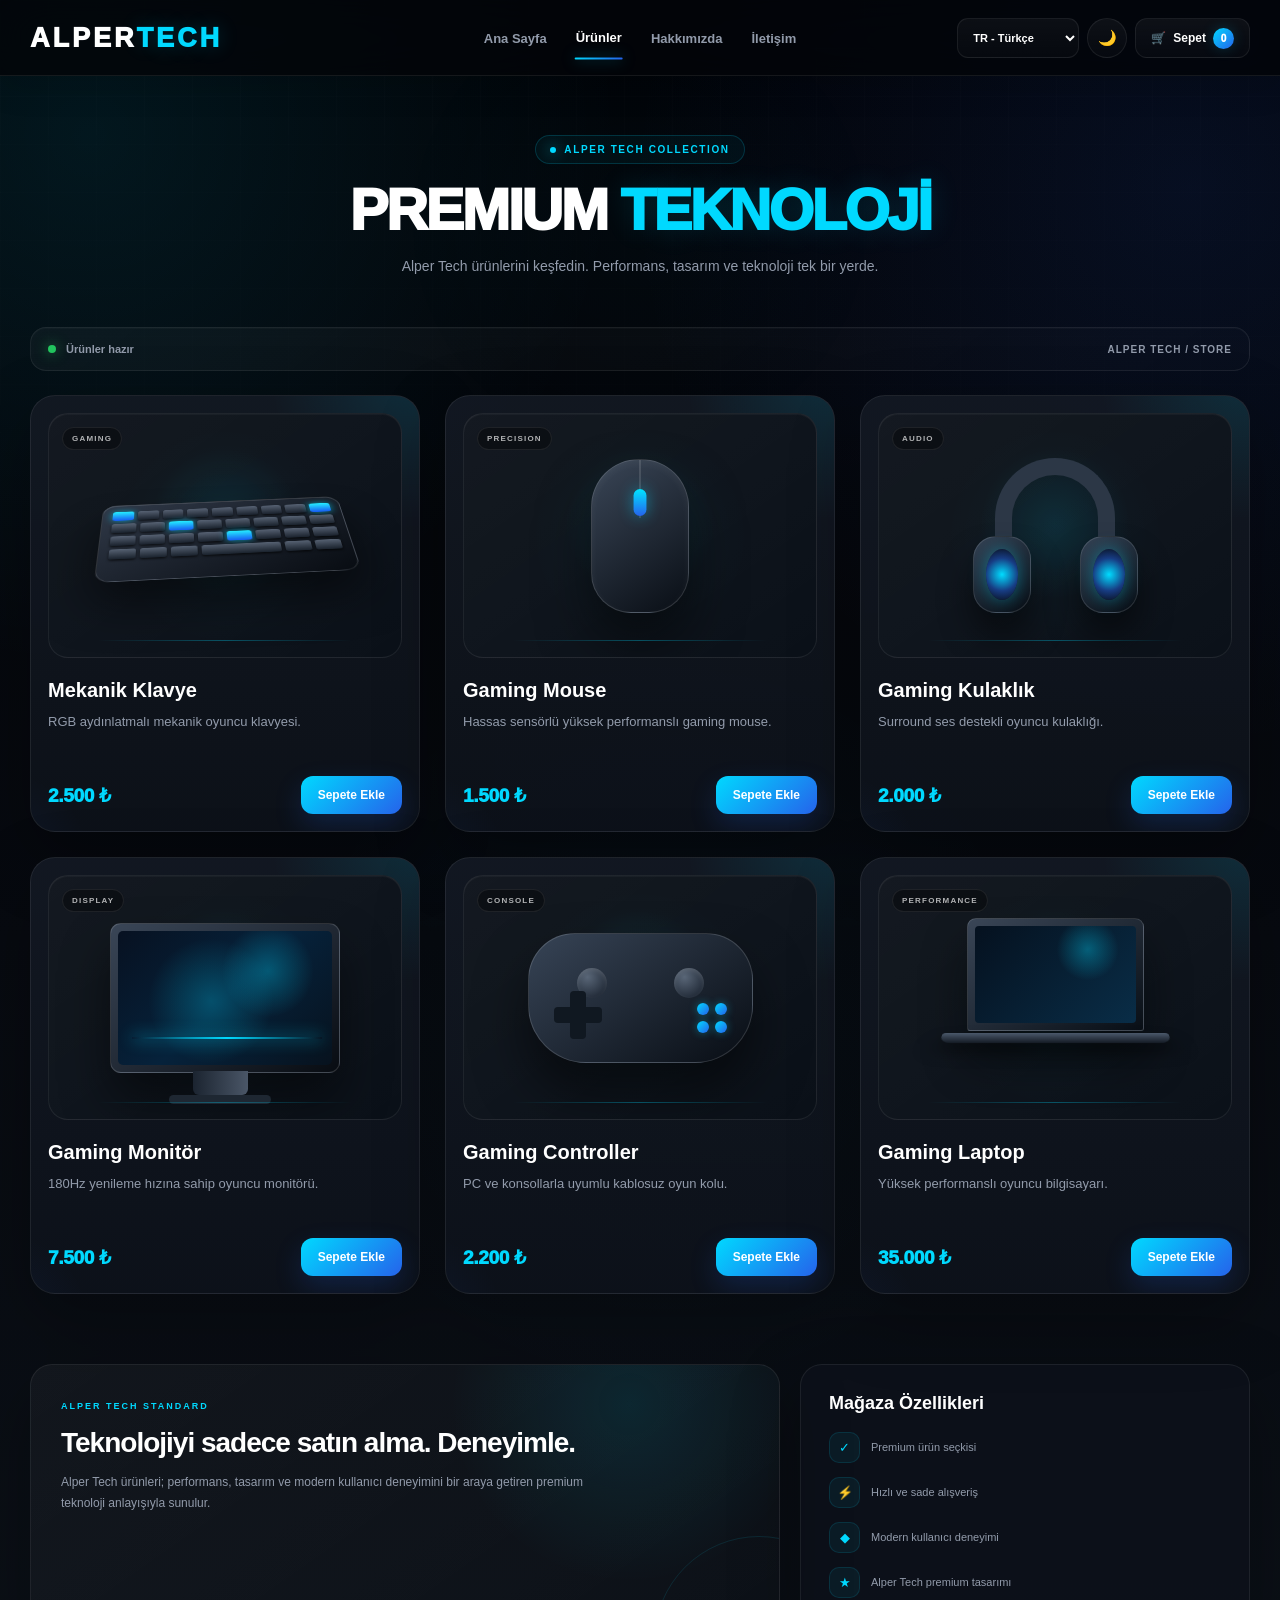
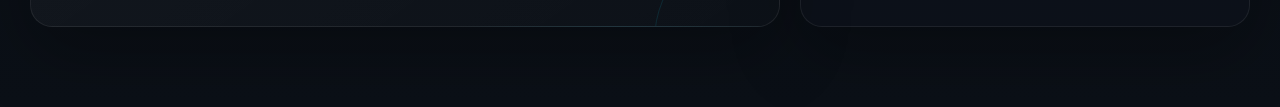
<file: urunler.html>
<!DOCTYPE html>
<html lang="tr">

<head>

<meta charset="UTF-8">
<meta name="viewport" content="width=device-width, initial-scale=1.0">

<title>Ürünler | Alper Tech</title>

<style>

/* =========================================================
   ALPER TECH
   PREMIUM PRODUCTS PAGE
   ORTAK SİTE ÖLÇÜLERİ
========================================================= */

*,
*::before,
*::after {
    margin: 0;
    padding: 0;
    box-sizing: border-box;
    font-family: Arial, Helvetica, sans-serif;
}

:root {

    /* -----------------------------------------------------
       ORTAK ÖLÇÜLER
    ----------------------------------------------------- */

    --site-width: 1340px;
    --site-side: 30px;
    --header-height: 76px;
    --content-top: 135px;
    --content-bottom: 80px;


    /* -----------------------------------------------------
       RENKLER
    ----------------------------------------------------- */

    --bg: #020307;
    --bg-2: #070a10;
    --bg-3: #0b1017;

    --header:
        rgba(3,5,9,0.84);

    --card:
        rgba(13,18,26,0.94);

    --card-2:
        rgba(19,25,35,0.92);

    --input:
        #0b1119;

    --border:
        rgba(255,255,255,0.075);

    --border-strong:
        rgba(255,255,255,0.14);

    --text:
        #ffffff;

    --muted:
        #929bab;

    --blue:
        #00d9ff;

    --blue-2:
        #2563eb;

    --green:
        #22c55e;

    --red:
        #ef4444;


    /* -----------------------------------------------------
       GÖLGELER
    ----------------------------------------------------- */

    --shadow-card:
        0 25px 70px rgba(0,0,0,0.28);

    --shadow-heavy:
        0 35px 100px rgba(0,0,0,0.42);
}

body.light {

    --bg: #eef2f7;
    --bg-2: #f7f9fc;
    --bg-3: #ffffff;

    --header:
        rgba(255,255,255,0.88);

    --card:
        rgba(255,255,255,0.96);

    --card-2:
        rgba(248,250,252,0.98);

    --input:
        #f1f5f9;

    --border:
        rgba(15,23,42,0.085);

    --border-strong:
        rgba(15,23,42,0.14);

    --text:
        #0f172a;

    --muted:
        #64748b;

    --blue:
        #2563eb;

    --blue-2:
        #1d4ed8;
}


/* =========================================================
   HTML / BODY
========================================================= */

html {
    width: 100%;
    min-height: 100%;

    scroll-behavior: smooth;
}

body {

    width: 100%;
    min-width: 320px;
    min-height: 100vh;

    color: var(--text);

    overflow-x: hidden;

    background:
        radial-gradient(
            circle at 7% 8%,
            rgba(0,217,255,0.09),
            transparent 27%
        ),

        radial-gradient(
            circle at 93% 11%,
            rgba(37,99,235,0.11),
            transparent 29%
        ),

        radial-gradient(
            circle at 52% 60%,
            rgba(0,217,255,0.025),
            transparent 32%
        ),

        linear-gradient(
            180deg,
            var(--bg),
            var(--bg-2) 55%,
            var(--bg-3)
        );

    transition:
        background 0.35s ease,
        color 0.35s ease;
}


/* =========================================================
   GRID BACKGROUND
========================================================= */

body::before {

    content: "";

    position: fixed;

    inset: 0;

    pointer-events: none;

    background:

        linear-gradient(
            rgba(255,255,255,0.012) 1px,
            transparent 1px
        ),

        linear-gradient(
            90deg,
            rgba(255,255,255,0.012) 1px,
            transparent 1px
        );

    background-size:
        48px 48px;

    mask-image:
        linear-gradient(
            to bottom,
            black,
            transparent 90%
        );

    z-index: -3;
}


/* =========================================================
   AMBIENT LIGHT
========================================================= */

body::after {

    content: "";

    position: fixed;

    width: 500px;
    height: 500px;

    top: 25%;
    left: 50%;

    transform:
        translate(-50%,-50%);

    border-radius: 50%;

    background:
        radial-gradient(
            circle,
            rgba(0,217,255,0.025),
            transparent 70%
        );

    pointer-events: none;

    z-index: -2;
}


/* =========================================================
   GENEL
========================================================= */

a {
    color: inherit;
    text-decoration: none;
}

button,
input,
select,
textarea {
    font-family: inherit;
}

button {
    -webkit-tap-highlight-color: transparent;
}


/* =========================================================
   HEADER
========================================================= */

header {

    position: fixed !important;

    top: 0 !important;
    left: 0 !important;
    right: 0 !important;

    width: 100% !important;
    height: var(--header-height) !important;

    background:
        var(--header);

    border-bottom:
        1px solid var(--border);

    backdrop-filter:
        blur(24px)
        saturate(150%);

    -webkit-backdrop-filter:
        blur(24px)
        saturate(150%);

    box-shadow:
        0 10px 35px
        rgba(0,0,0,0.12);

    z-index: 1000 !important;
}

.header-inner {

    width:
        min(
            calc(100% - (var(--site-side) * 2)),
            var(--site-width)
        ) !important;

    height:
        var(--header-height) !important;

    margin:
        0 auto !important;

    padding:
        0 !important;

    position: relative;

    display: flex !important;

    align-items: center;

    justify-content: space-between;

    gap: 25px;
}


/* =========================================================
   LOGO
========================================================= */

.logo {

    flex: 0 0 auto;

    display: inline-flex;

    align-items: center;

    min-width: 150px;

    color: var(--text);

    font-size: 27px;

    font-weight: 950;

    letter-spacing: 3px;

    white-space: nowrap;

    transition:
        transform 0.25s ease,
        filter 0.25s ease;
}

.logo span {

    color:
        var(--blue);

    text-shadow:
        0 0 20px
        rgba(0,217,255,0.22);
}

.logo:hover {

    transform:
        translateY(-1px);

    filter:
        drop-shadow(
            0 0 15px
            rgba(0,217,255,0.12)
        );
}


/* =========================================================
   NAV
========================================================= */

nav {

    position: absolute !important;

    left: 50% !important;
    top: 50% !important;

    transform:
        translate(-50%,-50%) !important;

    display: flex !important;

    align-items: center;

    justify-content: center;

    gap: 27px;

    white-space: nowrap;
}

nav a {

    position: relative;

    padding:
        8px 1px;

    color: var(--muted);

    font-size: 13px;

    font-weight: 750;

    transition:
        color 0.25s ease,
        transform 0.25s ease;
}

nav a:hover,
nav a.active {

    color:
        var(--text);

    transform:
        translateY(-1px);
}

nav a::after {

    content: "";

    position: absolute;

    left: 50%;
    bottom: -7px;

    width: 0;
    height: 2px;

    transform:
        translateX(-50%);

    border-radius: 999px;

    background:
        linear-gradient(
            90deg,
            var(--blue),
            var(--blue-2)
        );

    box-shadow:
        0 0 14px
        rgba(0,217,255,0.5);

    transition:
        width 0.25s ease;
}

nav a:hover::after,
nav a.active::after {

    width: 100%;
}


/* =========================================================
   HEADER CONTROLS
========================================================= */

.controls {

    margin-left:
        auto;

    flex: 0 0 auto;

    display: flex;

    align-items: center;

    justify-content: flex-end;

    gap: 8px;
}


/* =========================================================
   LANGUAGE
========================================================= */

.lang-select {

    width: 122px;
    min-width: 122px;

    height: 40px;

    padding:
        0 11px;

    border-radius:
        11px;

    border:
        1px solid var(--border);

    outline: none;

    background:
        linear-gradient(
            180deg,
            rgba(255,255,255,0.045),
            rgba(255,255,255,0.018)
        );

    color:
        var(--text);

    cursor: pointer;

    font-size: 11px;

    font-weight: 700;

    transition:
        border-color 0.25s ease,
        box-shadow 0.25s ease,
        transform 0.25s ease;
}

.lang-select:hover {

    transform:
        translateY(-1px);

    border-color:
        rgba(0,217,255,0.35);

    box-shadow:
        0 8px 22px
        rgba(0,0,0,0.15);
}

.lang-select:focus {

    border-color:
        var(--blue);

    box-shadow:
        0 0 0 4px
        rgba(0,217,255,0.06);
}

.lang-select option {

    background:
        #0b1118;

    color:
        #ffffff;
}

body.light .lang-select option {

    background:
        #ffffff;

    color:
        #0f172a;
}


/* =========================================================
   THEME
========================================================= */

.theme-btn {

    width: 40px;
    min-width: 40px;

    height: 40px;

    padding: 0;

    border-radius: 50%;

    display: inline-flex;

    align-items: center;
    justify-content: center;

    background:
        linear-gradient(
            180deg,
            rgba(255,255,255,0.05),
            rgba(255,255,255,0.018)
        );

    color:
        var(--text);

    border:
        1px solid var(--border);

    cursor: pointer;

    font-size: 15px;

    transition:
        transform 0.25s ease,
        border-color 0.25s ease,
        box-shadow 0.25s ease;
}

.theme-btn:hover {

    transform:
        translateY(-2px)
        rotate(7deg);

    border-color:
        rgba(0,217,255,0.4);

    box-shadow:
        0 10px 24px
        rgba(0,0,0,0.18);
}


/* =========================================================
   CART BUTTON
========================================================= */

.cart-btn {

    height: 40px;

    padding:
        0 15px;

    border-radius:
        12px;

    display: inline-flex;

    align-items: center;
    justify-content: center;

    gap: 7px;

    background:
        linear-gradient(
            180deg,
            rgba(255,255,255,0.05),
            rgba(255,255,255,0.018)
        );

    color:
        var(--text);

    border:
        1px solid var(--border);

    cursor: pointer;

    font-size: 12px;

    font-weight: 800;

    transition:
        transform 0.25s ease,
        border-color 0.25s ease,
        box-shadow 0.25s ease;
}

.cart-btn:hover {

    transform:
        translateY(-2px);

    border-color:
        rgba(0,217,255,0.4);

    box-shadow:
        0 10px 25px
        rgba(0,0,0,0.20);
}

.cart-count {

    min-width: 21px;

    height: 21px;

    padding:
        0 6px;

    border-radius:
        999px;

    display: inline-flex;

    align-items: center;
    justify-content: center;

    background:
        linear-gradient(
            135deg,
            var(--blue),
            var(--blue-2)
        );

    color:
        #ffffff;

    font-size: 10px;

    font-weight: 950;

    box-shadow:
        0 0 14px
        rgba(0,217,255,0.18);
}


/* =========================================================
   MAIN
   TÜM SAYFALARLA AYNI
========================================================= */

main {

    width:
        min(
            calc(100% - (var(--site-side) * 2)),
            var(--site-width)
        ) !important;

    min-height:
        calc(
            100vh -
            var(--header-height)
        );

    margin:
        0 auto !important;

    padding-top:
        var(--content-top) !important;

    padding-bottom:
        var(--content-bottom) !important;

    padding-left: 0 !important;
    padding-right: 0 !important;
}


/* =========================================================
   TOP INTRO
========================================================= */

.products-intro {

    text-align: center;

    margin-bottom:
        48px;
}

.section-badge {

    display: inline-flex;

    align-items: center;

    gap: 8px;

    padding:
        8px 14px;

    margin-bottom:
        17px;

    border-radius:
        999px;

    border:
        1px solid
        rgba(0,217,255,0.18);

    background:
        rgba(0,217,255,0.045);

    color:
        var(--blue);

    font-size:
        10px;

    font-weight:
        900;

    letter-spacing:
        1.6px;
}

.section-badge::before {

    content: "";

    width: 6px;
    height: 6px;

    border-radius: 50%;

    background:
        var(--blue);

    box-shadow:
        0 0 14px
        rgba(0,217,255,0.8);
}


/* =========================================================
   TITLE
========================================================= */

.section-title {

    font-size:
        clamp(
            37px,
            5vw,
            58px
        );

    line-height:
        1;

    font-weight:
        950;

    letter-spacing:
        -2.4px;

    margin-bottom:
        15px;
}

.section-title .accent {

    color:
        var(--blue);

    text-shadow:
        0 0 28px
        rgba(0,217,255,0.16);
}

.section-subtitle {

    max-width:
        700px;

    margin:
        auto;

    color:
        var(--muted);

    font-size:
        14px;

    line-height:
        1.8;
}


/* =========================================================
   PRODUCT AREA HEADER
========================================================= */

.product-toolbar {

    width: 100%;

    margin-bottom:
        24px;

    display: flex;

    align-items: center;

    justify-content: space-between;

    gap: 20px;

    padding:
        15px 17px;

    border-radius:
        16px;

    border:
        1px solid var(--border);

    background:
        linear-gradient(
            145deg,
            rgba(255,255,255,0.035),
            rgba(255,255,255,0.012)
        );

    box-shadow:
        inset 0 1px 0
        rgba(255,255,255,0.025);
}

.product-toolbar-left {

    display: flex;

    align-items: center;

    gap: 10px;
}

.toolbar-dot {

    width: 8px;
    height: 8px;

    border-radius:
        50%;

    background:
        var(--green);

    box-shadow:
        0 0 13px
        rgba(34,197,94,0.7);
}

.toolbar-text {

    color:
        var(--muted);

    font-size:
        11px;

    font-weight:
        700;
}

.toolbar-right {

    color:
        var(--muted);

    font-size:
        10px;

    letter-spacing:
        1px;

    font-weight:
        800;
}


/* =========================================================
   PRODUCTS GRID
========================================================= */

.products {

    width: 100%;

    display: grid;

    grid-template-columns:
        repeat(
            3,
            minmax(0,1fr)
        );

    gap:
        25px;
}


/* =========================================================
   PRODUCT CARD
========================================================= */

.product-card {

    position: relative;

    min-width: 0;

    overflow: hidden;

    padding:
        17px;

    border:
        1px solid var(--border);

    border-radius:
        25px;

    background:
        linear-gradient(
            180deg,
            var(--card-2),
            var(--card)
        );

    box-shadow:
        var(--shadow-card);

    transition:
        transform 0.35s
        cubic-bezier(.22,1,.36,1),

        border-color 0.35s ease,

        box-shadow 0.35s ease;
}

.product-card::before {

    content: "";

    position: absolute;

    width:
        290px;

    height:
        290px;

    top:
        -165px;

    right:
        -140px;

    border-radius:
        50%;

    background:
        radial-gradient(
            circle,
            rgba(0,217,255,0.12),
            transparent 70%
        );

    pointer-events:
        none;
}

.product-card::after {

    content: "";

    position: absolute;

    width:
        180px;

    height:
        180px;

    left:
        -120px;

    bottom:
        -120px;

    border-radius:
        50%;

    background:
        radial-gradient(
            circle,
            rgba(37,99,235,0.08),
            transparent 70%
        );

    pointer-events:
        none;
}

.product-card:hover {

    transform:
        translateY(-9px);

    border-color:
        rgba(0,217,255,0.28);

    box-shadow:

        0 35px 90px
        rgba(0,0,0,0.32),

        0 0 40px
        rgba(0,217,255,0.045);
}


/* =========================================================
   PRODUCT VISUAL
========================================================= */

.product-visual {

    height:
        245px;

    position:
        relative;

    overflow:
        hidden;

    display:
        flex;

    align-items:
        center;

    justify-content:
        center;

    margin-bottom:
        20px;

    border:
        1px solid var(--border);

    border-radius:
        20px;

    background:

        radial-gradient(
            circle at 50% 45%,
            rgba(0,217,255,0.085),
            transparent 34%
        ),

        linear-gradient(
            145deg,
            rgba(255,255,255,0.035),
            rgba(255,255,255,0)
        ),

        var(--input);

    box-shadow:

        inset
        0 1px 0
        rgba(255,255,255,0.035);
}

.product-visual::before {

    content: "";

    position: absolute;

    width:
        230px;

    height:
        230px;

    border-radius:
        50%;

    background:
        radial-gradient(
            circle,
            rgba(0,217,255,0.035),
            transparent 68%
        );

    pointer-events:
        none;
}

.product-visual::after {

    content: "";

    position: absolute;

    left:
        14%;

    right:
        14%;

    bottom:
        16px;

    height:
        1px;

    background:
        linear-gradient(
            90deg,
            transparent,
            rgba(0,217,255,0.32),
            transparent
        );
}


/* =========================================================
   PRODUCT CATEGORY CHIP
========================================================= */

.product-tag {

    position:
        absolute;

    left:
        13px;

    top:
        13px;

    z-index:
        5;

    padding:
        6px 9px;

    border-radius:
        999px;

    background:
        rgba(0,0,0,0.35);

    border:
        1px solid
        rgba(255,255,255,0.08);

    color:
        rgba(255,255,255,0.68);

    font-size:
        8px;

    font-weight:
        900;

    letter-spacing:
        1.2px;

    backdrop-filter:
        blur(8px);
}


/* =========================================================
   KEYBOARD
========================================================= */

.visual-keyboard {

    width:
        250px;

    height:
        112px;

    padding:
        10px;

    border-radius:
        15px;

    background:
        linear-gradient(
            150deg,
            #303948,
            #080c12
        );

    border:
        1px solid
        rgba(255,255,255,0.15);

    box-shadow:

        0 28px 50px
        rgba(0,0,0,0.48),

        inset
        0 1px 0
        rgba(255,255,255,0.12);

    transform:
        perspective(600px)
        rotateX(48deg)
        rotateZ(-4deg);

    transition:
        transform 0.35s ease;
}

.product-card:hover
.visual-keyboard {

    transform:
        perspective(600px)
        rotateX(48deg)
        rotateZ(-4deg)
        translateY(-5px);
}

.keyboard-row {

    display:
        flex;

    gap:
        4px;

    margin-bottom:
        5px;
}

.keyboard-key {

    flex:
        1;

    height:
        14px;

    border-radius:
        3px;

    background:
        linear-gradient(
            180deg,
            #566172,
            #1a222d
        );

    box-shadow:
        0 2px 3px
        rgba(0,0,0,0.6);
}

.keyboard-key.glow {

    background:
        linear-gradient(
            180deg,
            #24edff,
            #175cf3
        );

    box-shadow:
        0 0 10px
        rgba(0,217,255,0.65);
}


/* =========================================================
   MOUSE
========================================================= */

.visual-mouse {

    width:
        98px;

    height:
        154px;

    position:
        relative;

    border-radius:
        48px 48px
        40px 40px;

    background:
        linear-gradient(
            145deg,
            #3a4657,
            #090e15
        );

    border:
        1px solid
        rgba(255,255,255,0.15);

    box-shadow:

        0 30px 52px
        rgba(0,0,0,0.50),

        inset
        0 3px 8px
        rgba(255,255,255,0.05);

    transition:
        transform 0.35s ease;
}

.product-card:hover
.visual-mouse {

    transform:
        translateY(-7px);
}

.mouse-line {

    position:
        absolute;

    top:
        0;

    left:
        50%;

    width:
        2px;

    height:
        58px;

    transform:
        translateX(-50%);

    background:
        rgba(255,255,255,0.12);
}

.mouse-wheel {

    position:
        absolute;

    top:
        29px;

    left:
        50%;

    width:
        13px;

    height:
        27px;

    transform:
        translateX(-50%);

    border-radius:
        999px;

    background:
        linear-gradient(
            180deg,
            #00e5ff,
            #2563eb
        );

    box-shadow:
        0 0 15px
        rgba(0,217,255,0.45);
}


/* =========================================================
   HEADSET
========================================================= */

.visual-headset {

    width:
        205px;

    height:
        175px;

    position:
        relative;
}

.headband {

    position:
        absolute;

    top:
        10px;

    left:
        42px;

    width:
        120px;

    height:
        122px;

    border:
        17px solid
        #2c3746;

    border-bottom:
        none;

    border-radius:
        70px 70px 0 0;
}

.ear {

    position:
        absolute;

    top:
        88px;

    width:
        58px;

    height:
        77px;

    border-radius:
        23px;

    background:
        linear-gradient(
            145deg,
            #344153,
            #070c13
        );

    border:
        1px solid
        rgba(255,255,255,0.13);

    box-shadow:
        0 22px 34px
        rgba(0,0,0,0.48);

    transition:
        transform 0.35s ease;
}

.product-card:hover
.visual-headset .ear.left {

    transform:
        translateX(-4px);
}

.product-card:hover
.visual-headset .ear.right {

    transform:
        translateX(4px);
}

.ear.left {
    left:
        20px;
}

.ear.right {
    right:
        20px;
}

.ear::after {

    content: "";

    position:
        absolute;

    inset:
        12px;

    border-radius:
        50%;

    background:
        radial-gradient(
            circle,
            #00dcff,
            #173c83 54%,
            #080c13
        );

    box-shadow:
        0 0 18px
        rgba(0,217,255,0.42);
}


/* =========================================================
   MONITOR
========================================================= */

.visual-monitor {

    width:
        230px;

    height:
        150px;

    position:
        relative;

    padding:
        7px;

    border-radius:
        11px;

    background:
        linear-gradient(
            145deg,
            #3a4657,
            #080c12
        );

    border:
        1px solid
        rgba(255,255,255,0.15);

    box-shadow:
        0 28px 50px
        rgba(0,0,0,0.48);

    transition:
        transform 0.35s ease;
}

.product-card:hover
.visual-monitor {

    transform:
        translateY(-5px);
}

.monitor-screen {

    width:
        100%;

    height:
        100%;

    position:
        relative;

    overflow:
        hidden;

    border-radius:
        5px;

    background:

        radial-gradient(
            circle at 70% 30%,
            rgba(0,217,255,0.30),
            transparent 26%
        ),

        linear-gradient(
            135deg,
            #071121,
            #06223b,
            #07121e
        );
}

.monitor-screen::before {

    content: "";

    position:
        absolute;

    width:
        130px;

    height:
        130px;

    left:
        28px;

    top:
        5px;

    border-radius:
        50%;

    background:
        radial-gradient(
            circle,
            rgba(0,217,255,0.25),
            transparent 68%
        );
}

.monitor-screen::after {

    content: "";

    position:
        absolute;

    width:
        190px;

    height:
        2px;

    left:
        14px;

    bottom:
        26px;

    background:
        linear-gradient(
            90deg,
            transparent,
            #00d9ff,
            transparent
        );

    box-shadow:
        0 0 15px
        #00d9ff;
}

.monitor-stand {

    position:
        absolute;

    width:
        55px;

    height:
        24px;

    left:
        82px;

    bottom:
        -23px;

    background:
        linear-gradient(
            90deg,
            #1b2430,
            #4a5667
        );

    border-radius:
        0 0 6px 6px;
}

.monitor-foot {

    position:
        absolute;

    width:
        102px;

    height:
        9px;

    left:
        58px;

    bottom:
        -32px;

    border-radius:
        999px;

    background:
        #1e2732;
}


/* =========================================================
   CONTROLLER
========================================================= */

.visual-controller {

    width:
        225px;

    height:
        130px;

    position:
        relative;

    border-radius:
        47px 47px
        58px 58px;

    background:
        linear-gradient(
            145deg,
            #374456,
            #080d14
        );

    border:
        1px solid
        rgba(255,255,255,0.15);

    box-shadow:
        0 30px 52px
        rgba(0,0,0,0.50);

    transition:
        transform 0.35s ease;
}

.product-card:hover
.visual-controller {

    transform:
        translateY(-6px)
        rotate(-1deg);
}

.stick {

    position:
        absolute;

    width:
        30px;

    height:
        30px;

    border-radius:
        50%;

    background:
        radial-gradient(
            circle at 35% 30%,
            #596677,
            #111925
        );

    box-shadow:
        inset
        0 2px 4px
        rgba(255,255,255,0.14);
}

.stick.left {

    left:
        48px;

    top:
        34px;
}

.stick.right {

    right:
        48px;

    top:
        34px;
}

.controller-dpad {

    position:
        absolute;

    left:
        25px;

    top:
        73px;

    width:
        48px;

    height:
        16px;

    border-radius:
        4px;

    background:
        #101821;
}

.controller-dpad::after {

    content: "";

    position:
        absolute;

    left:
        16px;

    top:
        -16px;

    width:
        16px;

    height:
        48px;

    border-radius:
        4px;

    background:
        #101821;
}

.controller-buttons {

    position:
        absolute;

    right:
        25px;

    top:
        69px;

    display:
        grid;

    grid-template-columns:
        repeat(2,12px);

    gap:
        6px;
}

.controller-buttons span {

    width:
        12px;

    height:
        12px;

    border-radius:
        50%;

    background:
        linear-gradient(
            135deg,
            #00d9ff,
            #2563eb
        );

    box-shadow:
        0 0 9px
        rgba(0,217,255,0.38);
}


/* =========================================================
   LAPTOP
========================================================= */

.visual-laptop {

    width:
        235px;

    height:
        160px;

    position:
        relative;
}

.laptop-screen {

    position:
        absolute;

    top:
        0;

    left:
        29px;

    width:
        177px;

    height:
        113px;

    padding:
        7px;

    border-radius:
        9px 9px 3px 3px;

    background:
        linear-gradient(
            145deg,
            #3a4657,
            #090f16
        );

    border:
        1px solid
        rgba(255,255,255,0.15);

    box-shadow:
        0 28px 45px
        rgba(0,0,0,0.48);

    transition:
        transform 0.35s ease;
}

.product-card:hover
.laptop-screen {

    transform:
        translateY(-4px);
}

.laptop-screen-inner {

    width:
        100%;

    height:
        100%;

    border-radius:
        4px;

    background:

        radial-gradient(
            circle at 70% 24%,
            rgba(0,217,255,0.34),
            transparent 23%
        ),

        linear-gradient(
            135deg,
            #05111f,
            #092d47
        );
}

.laptop-base {

    position:
        absolute;

    top:
        111px;

    left:
        3px;

    width:
        229px;

    height:
        18px;

    transform:
        perspective(450px)
        rotateX(55deg);

    border-radius:
        4px 4px 12px 12px;

    background:
        linear-gradient(
            180deg,
            #4b596b,
            #131a23
        );

    box-shadow:
        0 13px 24px
        rgba(0,0,0,0.48);
}


/* =========================================================
   PRODUCT INFORMATION
========================================================= */

.product-info {

    position:
        relative;

    z-index:
        3;
}

.product-card h2 {

    font-size:
        20px;

    line-height:
        1.2;

    font-weight:
        900;

    margin-bottom:
        9px;
}

.product-description {

    min-height:
        43px;

    color:
        var(--muted);

    font-size:
        13px;

    line-height:
        1.65;
}

.product-bottom {

    display:
        flex;

    align-items:
        center;

    justify-content:
        space-between;

    gap:
        12px;

    margin-top:
        22px;
}

.price {

    color:
        var(--blue);

    font-size:
        19px;

    font-weight:
        950;

    white-space:
        nowrap;

    letter-spacing:
        -0.3px;
}

.add-btn {

    border:
        none;

    padding:
        12px 17px;

    border-radius:
        12px;

    background:
        linear-gradient(
            135deg,
            var(--blue),
            var(--blue-2)
        );

    color:
        #ffffff;

    font-size:
        12px;

    font-weight:
        900;

    cursor:
        pointer;

    box-shadow:
        0 11px 28px
        rgba(37,99,235,0.20);

    transition:
        transform 0.25s ease,
        box-shadow 0.25s ease,
        filter 0.25s ease;
}

.add-btn:hover {

    transform:
        translateY(-2px);

    filter:
        brightness(1.05);

    box-shadow:
        0 15px 34px
        rgba(37,99,235,0.30);
}

.add-btn:active {

    transform:
        translateY(0)
        scale(0.98);
}


/* =========================================================
   LOWER PREMIUM AREA
========================================================= */

.products-bottom-area {

    margin-top:
        70px;

    display:
        grid;

    grid-template-columns:
        1.25fr
        .75fr;

    gap:
        20px;
}


/* =========================================================
   PREMIUM INFO CARD
========================================================= */

.premium-info {

    position:
        relative;

    overflow:
        hidden;

    min-height:
        245px;

    padding:
        30px;

    border-radius:
        22px;

    border:
        1px solid var(--border);

    background:

        radial-gradient(
            circle at 80% 15%,
            rgba(0,217,255,0.10),
            transparent 28%
        ),

        linear-gradient(
            145deg,
            rgba(255,255,255,0.04),
            rgba(255,255,255,0.012)
        );

    box-shadow:
        var(--shadow-card);
}

.premium-info::after {

    content: "";

    position:
        absolute;

    width:
        210px;

    height:
        210px;

    right:
        -85px;

    bottom:
        -120px;

    border-radius:
        50%;

    border:
        1px solid
        rgba(0,217,255,0.11);
}

.premium-label {

    color:
        var(--blue);

    font-size:
        9px;

    letter-spacing:
        2px;

    font-weight:
        900;
}

.premium-info h2 {

    max-width:
        520px;

    margin-top:
        14px;

    font-size:
        28px;

    line-height:
        1.15;

    letter-spacing:
        -1px;
}

.premium-info p {

    max-width:
        550px;

    margin-top:
        13px;

    color:
        var(--muted);

    font-size:
        12px;

    line-height:
        1.75;
}


/* =========================================================
   TRUST CARD
========================================================= */

.trust-card {

    min-height:
        245px;

    padding:
        28px;

    border-radius:
        22px;

    border:
        1px solid var(--border);

    background:
        var(--card);

    box-shadow:
        var(--shadow-card);
}

.trust-title {

    font-size:
        18px;

    font-weight:
        900;

    margin-bottom:
        18px;
}

.trust-list {

    display:
        grid;

    gap:
        14px;
}

.trust-item {

    display:
        flex;

    align-items:
        center;

    gap:
        11px;

    color:
        var(--muted);

    font-size:
        11px;

    line-height:
        1.4;
}

.trust-icon {

    width:
        31px;

    height:
        31px;

    min-width:
        31px;

    display:
        flex;

    align-items:
        center;

    justify-content:
        center;

    border-radius:
        10px;

    border:
        1px solid
        rgba(0,217,255,0.12);

    background:
        rgba(0,217,255,0.06);

    color:
        var(--blue);

    font-size:
        13px;
}


/* =========================================================
   CART OVERLAY
========================================================= */

.cart-overlay {

    position:
        fixed;

    inset:
        0;

    z-index:
        2000;

    background:
        rgba(0,0,0,0.74);

    backdrop-filter:
        blur(15px);

    -webkit-backdrop-filter:
        blur(15px);

    opacity:
        0;

    visibility:
        hidden;

    transition:
        opacity 0.3s ease,
        visibility 0.3s ease;
}

.cart-overlay.active {

    opacity:
        1;

    visibility:
        visible;
}


/* =========================================================
   CART DRAWER
========================================================= */

.cart-drawer {

    position:
        absolute;

    top:
        0;

    right:
        -480px;

    width:
        460px;

    max-width:
        100%;

    height:
        100%;

    display:
        flex;

    flex-direction:
        column;

    background:
        linear-gradient(
            180deg,
            var(--card-2),
            var(--card)
        );

    border-left:
        1px solid var(--border);

    box-shadow:
        -35px 0 90px
        rgba(0,0,0,0.40);

    transition:
        right 0.38s
        cubic-bezier(.22,1,.36,1);
}

.cart-overlay.active
.cart-drawer {

    right:
        0;
}

.drawer-header {

    padding:
        25px;

    border-bottom:
        1px solid var(--border);

    display:
        flex;

    align-items:
        center;

    justify-content:
        space-between;
}

.drawer-title {

    font-size:
        21px;

    font-weight:
        950;
}

.drawer-close {

    width:
        40px;

    height:
        40px;

    border-radius:
        50%;

    background:
        var(--input);

    color:
        var(--text);

    border:
        1px solid var(--border);

    cursor:
        pointer;

    transition:
        transform 0.25s ease,
        border-color 0.25s ease;
}

.drawer-close:hover {

    transform:
        rotate(90deg);

    border-color:
        var(--blue);
}

.drawer-body {

    flex:
        1;

    padding:
        25px;

    overflow-y:
        auto;
}

.cart-empty {

    text-align:
        center;

    color:
        var(--muted);

    margin-top:
        95px;

    font-size:
        14px;
}

.cart-item {

    padding:
        17px 0;

    border-bottom:
        1px solid var(--border);

    display:
        flex;

    align-items:
        center;

    justify-content:
        space-between;

    gap:
        15px;
}

.cart-item-name {

    margin-bottom:
        5px;

    color:
        var(--text);

    text-align:
        left;

    font-weight:
        900;
}

.cart-item-price {

    color:
        var(--blue);

    text-align:
        left;

    font-size:
        14px;

    font-weight:
        800;
}

.remove-item {

    border:
        none;

    background:
        none;

    color:
        var(--red);

    cursor:
        pointer;

    font-size:
        12px;

    font-weight:
        800;

    transition:
        opacity 0.2s ease;
}

.remove-item:hover {

    opacity:
        0.7;
}

.cart-footer {

    padding:
        25px;

    border-top:
        1px solid var(--border);

    background:
        var(--card);
}

.cart-total {

    display:
        flex;

    align-items:
        center;

    justify-content:
        space-between;

    font-size:
        18px;

    font-weight:
        950;

    margin-bottom:
        18px;
}

.cart-total span:last-child {

    color:
        var(--blue);

    font-size:
        21px;
}

.checkout-btn {

    width:
        100%;

    padding:
        16px;

    border:
        none;

    border-radius:
        13px;

    background:
        linear-gradient(
            135deg,
            var(--blue),
            var(--blue-2)
        );

    color:
        #ffffff;

    font-size:
        13px;

    font-weight:
        950;

    cursor:
        pointer;

    box-shadow:
        0 15px 35px
        rgba(37,99,235,0.22);

    transition:
        transform 0.25s ease,
        box-shadow 0.25s ease;
}

.checkout-btn:hover {

    transform:
        translateY(-2px);

    box-shadow:
        0 20px 42px
        rgba(37,99,235,0.28);
}


/* =========================================================
   PAYMENT OVERLAY
========================================================= */

.payment-overlay {

    position:
        fixed;

    inset:
        0;

    z-index:
        3000;

    display:
        none;

    align-items:
        center;

    justify-content:
        center;

    padding:
        20px;

    background:
        rgba(0,0,0,0.86);

    backdrop-filter:
        blur(20px);

    -webkit-backdrop-filter:
        blur(20px);
}

.payment-overlay.active {

    display:
        flex;
}

.payment-box {

    width:
        1000px;

    max-width:
        100%;

    max-height:
        92vh;

    overflow-y:
        auto;

    padding:
        40px;

    border:
        1px solid var(--border-strong);

    border-radius:
        31px;

    background:
        linear-gradient(
            145deg,
            rgba(18,23,32,0.99),
            rgba(6,9,14,0.99)
        );

    box-shadow:
        0 45px 130px
        rgba(0,0,0,0.58);

    position:
        relative;
}

body.light .payment-box {

    background:
        linear-gradient(
            145deg,
            #ffffff,
            #f7f9fc
        );
}

.payment-close {

    position:
        absolute;

    top:
        21px;

    right:
        21px;

    width:
        42px;

    height:
        42px;

    border-radius:
        50%;

    background:
        var(--input);

    color:
        var(--text);

    border:
        1px solid var(--border);

    cursor:
        pointer;

    transition:
        transform 0.25s ease,
        border-color 0.25s ease;
}

.payment-close:hover {

    transform:
        rotate(90deg);

    border-color:
        var(--blue);
}

.payment-title {

    text-align:
        center;

    font-size:
        32px;

    font-weight:
        950;

    letter-spacing:
        -1px;

    margin-bottom:
        8px;
}

.payment-subtitle {

    text-align:
        center;

    color:
        var(--muted);

    font-size:
        13px;

    margin-bottom:
        34px;
}

.payment-grid {

    display:
        grid;

    grid-template-columns:
        1fr 1fr;

    gap:
        40px;

    align-items:
        center;
}


/* =========================================================
   PAYMENT CARD
========================================================= */

.credit-card {

    width:
        100%;

    max-width:
        445px;

    aspect-ratio:
        1.586;

    margin:
        auto;

    padding:
        30px;

    border-radius:
        25px;

    background:

        radial-gradient(
            circle at 85% 16%,
            rgba(0,217,255,0.22),
            transparent 24%
        ),

        radial-gradient(
            circle at 12% 86%,
            rgba(37,99,235,0.24),
            transparent 32%
        ),

        linear-gradient(
            135deg,
            #151f2e,
            #02050a,
            #103043
        );

    color:
        #ffffff;

    position:
        relative;

    overflow:
        hidden;

    box-shadow:
        0 35px 75px
        rgba(0,0,0,0.48);
}

.credit-card::before {

    content: "";

    position:
        absolute;

    width:
        300px;

    height:
        300px;

    top:
        -170px;

    right:
        -120px;

    border-radius:
        50%;

    border:
        1px solid
        rgba(255,255,255,0.06);
}

.credit-card::after {

    content: "";

    position:
        absolute;

    width:
        240px;

    height:
        240px;

    right:
        -105px;

    bottom:
        -120px;

    border-radius:
        50%;

    border:
        1px solid
        rgba(255,255,255,0.08);
}

.card-top {

    display:
        flex;

    align-items:
        center;

    justify-content:
        space-between;
}

.chip {

    width:
        53px;

    height:
        40px;

    border-radius:
        9px;

    background:
        linear-gradient(
            135deg,
            #f4f4f5,
            #9ca3af,
            #52525b
        );

    box-shadow:
        inset
        0 0 0 1px
        rgba(255,255,255,0.36);
}

.card-brand {

    font-size:
        22px;

    font-weight:
        950;

    font-style:
        italic;
}

.card-number {

    margin-top:
        49px;

    font-family:
        monospace;

    font-size:
        22px;

    letter-spacing:
        3px;
}

.card-bottom {

    position:
        absolute;

    left:
        30px;

    right:
        30px;

    bottom:
        25px;

    display:
        flex;

    justify-content:
        space-between;

    gap:
        18px;
}

.card-label {

    color:
        rgba(255,255,255,0.54);

    font-size:
        8px;

    letter-spacing:
        1px;
}

.card-holder,
.card-expiry {

    margin-top:
        5px;

    font-size:
        12px;

    font-weight:
        800;

    white-space:
        nowrap;
}


/* =========================================================
   PAYMENT METHODS
========================================================= */

.method-title {

    font-size:
        13px;

    font-weight:
        900;

    margin-bottom:
        10px;
}

.methods {

    display:
        grid;

    grid-template-columns:
        repeat(3,1fr);

    gap:
        8px;

    margin-bottom:
        20px;
}

.method {

    padding:
        12px 5px;

    border-radius:
        10px;

    background:
        var(--input);

    color:
        var(--text);

    border:
        1px solid var(--border);

    cursor:
        pointer;

    font-size:
        11px;

    font-weight:
        900;

    transition:
        0.25s;
}

.method:hover {

    transform:
        translateY(-1px);
}

.method.active {

    border-color:
        var(--blue);

    box-shadow:
        0 0 19px
        rgba(0,217,255,0.10);
}


/* =========================================================
   PAYMENT FORM
========================================================= */

.payment-group {

    margin-bottom:
        15px;
}

.payment-group label {

    display:
        block;

    color:
        var(--muted);

    font-size:
        12px;

    font-weight:
        700;

    margin-bottom:
        7px;

    text-align:
        left;
}

.payment-group input {

    width:
        100%;

    padding:
        14px;

    border-radius:
        11px;

    background:
        rgba(255,255,255,0.025);

    color:
        var(--text);

    border:
        1px solid var(--border);

    outline:
        none;

    text-align:
        left;

    transition:
        border-color 0.25s ease,
        box-shadow 0.25s ease;
}

.payment-group input:focus {

    border-color:
        var(--blue);

    box-shadow:
        0 0 0 4px
        rgba(0,217,255,0.05);
}

.payment-row {

    display:
        grid;

    grid-template-columns:
        1fr 1fr;

    gap:
        10px;
}


/* =========================================================
   PAYMENT MESSAGE
========================================================= */

.payment-error {

    display:
        none;

    padding:
        14px;

    margin-bottom:
        15px;

    border-radius:
        11px;

    background:
        rgba(239,68,68,0.10);

    border:
        1px solid
        rgba(239,68,68,0.35);

    color:
        #ef4444;

    font-size:
        13px;

    font-weight:
        800;

    text-align:
        center;
}

.payment-error.show {

    display:
        block;
}

.payment-message {

    display:
        none;

    padding:
        14px;

    margin-top:
        15px;

    border-radius:
        11px;

    background:
        rgba(34,197,94,0.10);

    border:
        1px solid
        rgba(34,197,94,0.35);

    color:
        #22c55e;

    font-size:
        13px;

    font-weight:
        900;

    text-align:
        center;
}

.payment-message.show {

    display:
        block;
}


/* =========================================================
   PAYMENT BUTTON
========================================================= */

.payment-submit {

    width:
        100%;

    padding:
        16px;

    border:
        none;

    border-radius:
        13px;

    background:
        linear-gradient(
            135deg,
            var(--blue),
            var(--blue-2)
        );

    color:
        #ffffff;

    font-size:
        13px;

    font-weight:
        950;

    cursor:
        pointer;

    box-shadow:
        0 16px 36px
        rgba(37,99,235,0.22);

    transition:
        transform 0.25s ease,
        box-shadow 0.25s ease;
}

.payment-submit:hover {

    transform:
        translateY(-2px);

    box-shadow:
        0 21px 45px
        rgba(37,99,235,0.30);
}

.security {

    color:
        var(--muted);

    font-size:
        10px;

    text-align:
        center;

    line-height:
        1.5;

    margin-top:
        10px;
}


/* =========================================================
   MOBILE / TABLET
========================================================= */

@media (max-width: 1150px) {

    :root {

        --site-side:
            20px;

    }

    header {

        height:
            auto !important;

        min-height:
            var(--header-height);
    }

    .header-inner {

        width:
            calc(
                100% - 40px
            ) !important;

        height:
            auto !important;

        min-height:
            var(--header-height);

        padding:
            10px 0 !important;

        flex-wrap:
            wrap;
    }

    nav {

        position:
            static !important;

        transform:
            none !important;

        width:
            100% !important;

        order:
            3 !important;

        justify-content:
            center !important;
    }

    main {

        width:
            calc(
                100% - 40px
            ) !important;

        padding-top:
            145px !important;
    }

    .products {

        grid-template-columns:
            repeat(
                2,
                minmax(0,1fr)
            );
    }

    .products-bottom-area {

        grid-template-columns:
            1fr;
    }

    .payment-grid {

        grid-template-columns:
            1fr;
    }
}


/* =========================================================
   MOBILE
========================================================= */

@media (max-width: 650px) {

    :root {

        --site-side:
            15px;

        --content-top:
            130px;
    }

    .header-inner {

        width:
            calc(
                100% - 30px
            ) !important;

        gap:
            10px;
    }

    .logo {

        min-width:
            105px;

        font-size:
            21px;
    }

    nav {

        gap:
            13px;
    }

    nav a {

        font-size:
            11px;
    }

    .controls {

        gap:
            5px;
    }

    .lang-select {

        width:
            84px;

        min-width:
            84px;

        padding:
            0 7px;

        font-size:
            9px;
    }

    .theme-btn {

        width:
            36px;

        min-width:
            36px;

        height:
            36px;
    }

    .cart-btn {

        height:
            36px;

        padding:
            0 9px;

        font-size:
            11px;
    }

    main {

        width:
            calc(
                100% - 30px
            ) !important;

        padding-top:
            135px !important;

        padding-bottom:
            55px !important;
    }

    .products-intro {

        margin-bottom:
            34px;
    }

    .section-title {

        font-size:
            34px;

        letter-spacing:
            -1.5px;
    }

    .section-subtitle {

        font-size:
            13px;
    }

    .product-toolbar {

        padding:
            13px 14px;
    }

    .toolbar-right {

        display:
            none;
    }

    .products {

        grid-template-columns:
            1fr;

        gap:
            20px;
    }

    .product-visual {

        height:
            230px;
    }

    .product-bottom {

        flex-direction:
            column;

        align-items:
            stretch;
    }

    .add-btn {

        width:
            100%;
    }

    .products-bottom-area {

        margin-top:
            45px;
    }

    .premium-info,
    .trust-card {

        padding:
            24px;
    }

    .premium-info h2 {

        font-size:
            24px;
    }

    .cart-drawer {

        width:
            100%;

        right:
            -100%;
    }

    .payment-box {

        padding:
            26px 18px;

        border-radius:
            22px;
    }

    .payment-title {

        font-size:
            25px;
    }

    .credit-card {

        padding:
            21px;
    }

    .card-number {

        font-size:
            17px;

        letter-spacing:
            2px;
    }

    .card-bottom {

        left:
            21px;

        right:
            21px;

        bottom:
            20px;
    }

    .payment-row {

        grid-template-columns:
            1fr;
    }
}

</style>

</head>


<body id="pageBody">


<!-- =========================================================
     HEADER
========================================================= -->

<header>

<div class="header-inner">


<a
    href="index.html"
    class="logo"
>

    ALPER<span>TECH</span>

</a>


<nav>

<a
    href="index.html"
    data-i18n="nav_home"
>
    Ana Sayfa
</a>

<a
    href="urunler.html"
    class="active"
    data-i18n="nav_products"
>
    Ürünler
</a>

<a
    href="hakkimizda.html"
    data-i18n="nav_about"
>
    Hakkımızda
</a>

<a
    href="iletisim.html"
    data-i18n="nav_contact"
>
    İletişim
</a>

</nav>


<div class="controls">


<select
    id="languageSelect"
    class="lang-select"
>

<option value="tr">
    TR - Türkçe
</option>

<option value="en">
    EN - English
</option>

<option value="es">
    ES - Español
</option>

</select>


<button
    class="theme-btn"
    id="themeBtn"
    type="button"
>
    🌙
</button>


<button
    class="cart-btn"
    id="cartButton"
    type="button"
>

    🛒

    <span data-i18n="cart">
        Sepet
    </span>

    <span
        class="cart-count"
        id="cartCount"
    >
        0
    </span>

</button>


</div>

</div>

</header>


<!-- =========================================================
     MAIN
========================================================= -->

<main>


<!-- =========================================================
     INTRO
========================================================= -->

<section class="products-intro">


<div
    class="section-badge"
    data-i18n="badge"
>
    ALPER TECH COLLECTION
</div>


<h1 class="section-title">

<span data-i18n="premium">
    PREMIUM
</span>

<span
    class="accent"
    data-i18n="technology"
>
    TEKNOLOJİ
</span>

</h1>


<p
    class="section-subtitle"
    data-i18n="products_subtitle"
>
    Alper Tech ürünlerini keşfedin.
    Performans, tasarım ve teknoloji tek bir yerde.
</p>


</section>


<!-- =========================================================
     PRODUCT TOOLBAR
========================================================= -->

<div class="product-toolbar">


<div class="product-toolbar-left">

<span class="toolbar-dot"></span>

<span
    class="toolbar-text"
    data-i18n="toolbar_status"
>
    Ürünler hazır
</span>

</div>


<div
    class="toolbar-right"
    data-i18n="toolbar_collection"
>
    ALPER TECH / STORE
</div>


</div>


<!-- =========================================================
     PRODUCTS
========================================================= -->

<div class="products">


<!-- =====================================================
     KEYBOARD
===================================================== -->

<div class="product-card">


<div class="product-visual">


<span
    class="product-tag"
    data-i18n="tag_gaming"
>
    GAMING
</span>


<div class="visual-keyboard">


<div class="keyboard-row">

<span class="keyboard-key glow"></span>
<span class="keyboard-key"></span>
<span class="keyboard-key"></span>
<span class="keyboard-key"></span>
<span class="keyboard-key"></span>
<span class="keyboard-key"></span>
<span class="keyboard-key"></span>
<span class="keyboard-key"></span>
<span class="keyboard-key glow"></span>

</div>


<div class="keyboard-row">

<span class="keyboard-key"></span>
<span class="keyboard-key"></span>
<span class="keyboard-key glow"></span>
<span class="keyboard-key"></span>
<span class="keyboard-key"></span>
<span class="keyboard-key"></span>
<span class="keyboard-key"></span>
<span class="keyboard-key"></span>

</div>


<div class="keyboard-row">

<span class="keyboard-key"></span>
<span class="keyboard-key"></span>
<span class="keyboard-key"></span>
<span class="keyboard-key"></span>
<span class="keyboard-key glow"></span>
<span class="keyboard-key"></span>
<span class="keyboard-key"></span>
<span class="keyboard-key"></span>

</div>


<div class="keyboard-row">

<span class="keyboard-key"></span>
<span class="keyboard-key"></span>
<span class="keyboard-key"></span>

<span
    class="keyboard-key"
    style="flex:3"
></span>

<span class="keyboard-key"></span>
<span class="keyboard-key"></span>

</div>


</div>


</div>


<div class="product-info">


<h2 data-i18n="keyboard">
    Mekanik Klavye
</h2>


<p
    class="product-description"
    data-i18n="keyboard_desc"
>
    RGB aydınlatmalı mekanik oyuncu klavyesi.
</p>


<div class="product-bottom">


<span
    class="price"
    data-price="2500"
>
    2.500 ₺
</span>


<button
    class="add-btn"
    data-product="keyboard"
    data-price="2500"
    data-i18n="add_cart"
    type="button"
>
    Sepete Ekle
</button>


</div>


</div>


</div>


<!-- =====================================================
     MOUSE
===================================================== -->

<div class="product-card">


<div class="product-visual">


<span
    class="product-tag"
    data-i18n="tag_precision"
>
    PRECISION
</span>


<div class="visual-mouse">

<div class="mouse-line"></div>

<div class="mouse-wheel"></div>

</div>


</div>


<div class="product-info">


<h2 data-i18n="mouse">
    Gaming Mouse
</h2>


<p
    class="product-description"
    data-i18n="mouse_desc"
>
    Hassas sensörlü yüksek performanslı gaming mouse.
</p>


<div class="product-bottom">


<span
    class="price"
    data-price="1500"
>
    1.500 ₺
</span>


<button
    class="add-btn"
    data-product="mouse"
    data-price="1500"
    data-i18n="add_cart"
    type="button"
>
    Sepete Ekle
</button>


</div>


</div>


</div>


<!-- =====================================================
     HEADSET
===================================================== -->

<div class="product-card">


<div class="product-visual">


<span
    class="product-tag"
    data-i18n="tag_audio"
>
    AUDIO
</span>


<div class="visual-headset">

<div class="headband"></div>

<div class="ear left"></div>
<div class="ear right"></div>

</div>


</div>


<div class="product-info">


<h2 data-i18n="headset">
    Gaming Kulaklık
</h2>


<p
    class="product-description"
    data-i18n="headset_desc"
>
    Surround ses destekli oyuncu kulaklığı.
</p>


<div class="product-bottom">


<span
    class="price"
    data-price="2000"
>
    2.000 ₺
</span>


<button
    class="add-btn"
    data-product="headset"
    data-price="2000"
    data-i18n="add_cart"
    type="button"
>
    Sepete Ekle
</button>


</div>


</div>


</div>


<!-- =====================================================
     MONITOR
===================================================== -->

<div class="product-card">


<div class="product-visual">


<span
    class="product-tag"
    data-i18n="tag_display"
>
    DISPLAY
</span>


<div class="visual-monitor">

<div class="monitor-screen"></div>

<div class="monitor-stand"></div>

<div class="monitor-foot"></div>

</div>


</div>


<div class="product-info">


<h2 data-i18n="monitor">
    Gaming Monitör
</h2>


<p
    class="product-description"
    data-i18n="monitor_desc"
>
    180Hz yenileme hızına sahip oyuncu monitörü.
</p>


<div class="product-bottom">


<span
    class="price"
    data-price="7500"
>
    7.500 ₺
</span>


<button
    class="add-btn"
    data-product="monitor"
    data-price="7500"
    data-i18n="add_cart"
    type="button"
>
    Sepete Ekle
</button>


</div>


</div>


</div>


<!-- =====================================================
     CONTROLLER
===================================================== -->

<div class="product-card">


<div class="product-visual">


<span
    class="product-tag"
    data-i18n="tag_console"
>
    CONSOLE
</span>


<div class="visual-controller">


<div class="stick left"></div>

<div class="stick right"></div>

<div class="controller-dpad"></div>


<div class="controller-buttons">

<span></span>
<span></span>
<span></span>
<span></span>

</div>


</div>


</div>


<div class="product-info">


<h2 data-i18n="controller">
    Gaming Controller
</h2>


<p
    class="product-description"
    data-i18n="controller_desc"
>
    PC ve konsollarla uyumlu kablosuz oyun kolu.
</p>


<div class="product-bottom">


<span
    class="price"
    data-price="2200"
>
    2.200 ₺
</span>


<button
    class="add-btn"
    data-product="controller"
    data-price="2200"
    data-i18n="add_cart"
    type="button"
>
    Sepete Ekle
</button>


</div>


</div>


</div>


<!-- =====================================================
     LAPTOP
===================================================== -->

<div class="product-card">


<div class="product-visual">


<span
    class="product-tag"
    data-i18n="tag_performance"
>
    PERFORMANCE
</span>


<div class="visual-laptop">


<div class="laptop-screen">

<div class="laptop-screen-inner"></div>

</div>


<div class="laptop-base"></div>


</div>


</div>


<div class="product-info">


<h2 data-i18n="laptop">
    Gaming Laptop
</h2>


<p
    class="product-description"
    data-i18n="laptop_desc"
>
    Yüksek performanslı oyuncu bilgisayarı.
</p>


<div class="product-bottom">


<span
    class="price"
    data-price="35000"
>
    35.000 ₺
</span>


<button
    class="add-btn"
    data-product="laptop"
    data-price="35000"
    data-i18n="add_cart"
    type="button"
>
    Sepete Ekle
</button>


</div>


</div>


</div>


</div>


<!-- =========================================================
     LOWER INFORMATION
========================================================= -->

<section class="products-bottom-area">


<div class="premium-info">


<span
    class="premium-label"
    data-i18n="premium_label"
>
    ALPER TECH STANDARD
</span>


<h2 data-i18n="premium_heading">
    Teknolojiyi sadece satın alma.
    Deneyimle.
</h2>


<p data-i18n="premium_description">
    Alper Tech ürünleri; performans, tasarım
    ve modern kullanıcı deneyimini bir araya
    getiren premium teknoloji anlayışıyla
    sunulur.
</p>


</div>


<div class="trust-card">


<h3
    class="trust-title"
    data-i18n="trust_title"
>
    Mağaza Özellikleri
</h3>


<div class="trust-list">


<div class="trust-item">

<span class="trust-icon">
    ✓
</span>

<span data-i18n="trust_1">
    Premium ürün seçkisi
</span>

</div>


<div class="trust-item">

<span class="trust-icon">
    ⚡
</span>

<span data-i18n="trust_2">
    Hızlı ve sade alışveriş
</span>

</div>


<div class="trust-item">

<span class="trust-icon">
    ◆
</span>

<span data-i18n="trust_3">
    Modern kullanıcı deneyimi
</span>

</div>


<div class="trust-item">

<span class="trust-icon">
    ★
</span>

<span data-i18n="trust_4">
    Alper Tech premium tasarımı
</span>

</div>


</div>


</div>


</section>


</main>


<!-- =========================================================
     CART
========================================================= -->

<div
    class="cart-overlay"
    id="cartOverlay"
>


<div class="cart-drawer">


<div class="drawer-header">


<span
    class="drawer-title"
    data-i18n="cart_title"
>
    Sepetiniz
</span>


<button
    class="drawer-close"
    id="closeCartButton"
    type="button"
>
    ✕
</button>


</div>


<div class="drawer-body">


<div
    class="cart-empty"
    id="cartEmpty"
    data-i18n="cart_empty"
>
    Sepetinizde henüz ürün bulunmuyor.
</div>


<div id="cartItems"></div>


</div>


<div
    class="cart-footer"
    id="cartFooter"
    style="display:none;"
>


<div class="cart-total">


<span data-i18n="cart_total">
    Toplam
</span>


<span id="cartTotal">
    0 ₺
</span>


</div>


<button
    class="checkout-btn"
    id="checkoutButton"
    type="button"
    data-i18n="checkout"
>
    ÖDEMEYE GEÇ
</button>


</div>


</div>


</div>


<!-- =========================================================
     PAYMENT
========================================================= -->

<div
    class="payment-overlay"
    id="paymentOverlay"
>


<div class="payment-box">


<button
    class="payment-close"
    id="closePaymentButton"
    type="button"
>
    ✕
</button>


<h2
    class="payment-title"
    data-i18n="payment_title"
>
    GÜVENLİ ÖDEME
</h2>


<p
    class="payment-subtitle"
    data-i18n="payment_subtitle"
>
    Ödeme bilgilerinizi girin.
</p>


<div class="payment-grid">


<div>


<div class="credit-card">


<div class="card-top">


<div class="chip"></div>


<div
    class="card-brand"
    id="cardBrand"
>
    VISA
</div>


</div>


<div
    class="card-number"
    id="previewNumber"
>
    •••• •••• •••• ••••
</div>


<div class="card-bottom">


<div>


<div
    class="card-label"
    data-i18n="card_holder"
>
    KART SAHİBİ
</div>


<div
    class="card-holder"
    id="previewName"
>
    AD SOYAD
</div>


</div>


<div>


<div
    class="card-label"
    data-i18n="expiry_label"
>
    SON KULLANMA
</div>


<div
    class="card-expiry"
    id="previewExpiry"
>
    12/30
</div>


</div>


</div>


</div>


</div>


<div>


<div
    class="method-title"
    data-i18n="card_type"
>
    Kart Türü
</div>


<div class="methods">


<button
    type="button"
    class="method active"
    data-card="VISA"
>
    VISA
</button>


<button
    type="button"
    class="method"
    data-card="MASTERCARD"
>
    MASTERCARD
</button>


<button
    type="button"
    class="method"
    data-card="TROY"
>
    TROY
</button>


</div>


<div
    class="payment-error"
    id="paymentError"
>
</div>


<div
    class="payment-message"
    id="paymentMessage"
>
</div>


<div class="payment-group">


<label
    for="cardNumber"
    data-i18n="card_number"
>
    Kart Numarası
</label>


<input
    id="cardNumber"
    type="text"
    inputmode="numeric"
    maxlength="19"
    autocomplete="off"
    placeholder="1234 5678 9012 3456"
    data-i18n-placeholder="card_number_placeholder"
>


</div>


<div class="payment-group">


<label
    for="cardName"
    data-i18n="card_name"
>
    Kart Üzerindeki İsim
</label>


<input
    id="cardName"
    type="text"
    maxlength="30"
    autocomplete="off"
    placeholder="AD SOYAD"
    data-i18n-placeholder="card_name_placeholder"
>


</div>


<div class="payment-row">


<div class="payment-group">


<label
    for="expiry"
    data-i18n="expiry"
>
    Son Kullanma
</label>


<input
    id="expiry"
    type="text"
    inputmode="numeric"
    maxlength="5"
    autocomplete="off"
    placeholder="AA/YY"
    data-i18n-placeholder="expiry_placeholder"
>


</div>


<div class="payment-group">


<label
    for="cvv"
    data-i18n="cvv"
>
    CVV
</label>


<input
    id="cvv"
    type="text"
    inputmode="numeric"
    maxlength="4"
    autocomplete="off"
    placeholder="•••"
    data-i18n-placeholder="cvv_placeholder"
>


</div>


</div>


<button
    type="button"
    class="payment-submit"
    id="completePaymentButton"
    data-i18n="complete_payment"
>
    ÖDEMEYİ TAMAMLA
</button>


<div
    class="security"
    data-i18n="security"
>
    İşlem tamamlandığında siparişiniz onaylanır.
</div>


</div>


</div>


</div>


</div>


<script>

/* =========================================================
   TRANSLATIONS
========================================================= */

const translations = {

    tr: {

        nav_home:
            "Ana Sayfa",

        nav_products:
            "Ürünler",

        nav_about:
            "Hakkımızda",

        nav_contact:
            "İletişim",

        badge:
            "ALPER TECH COLLECTION",

        premium:
            "PREMIUM",

        technology:
            "TEKNOLOJİ",

        products_subtitle:
            "Alper Tech ürünlerini keşfedin. Performans, tasarım ve teknoloji tek bir yerde.",

        toolbar_status:
            "Ürünler hazır",

        toolbar_collection:
            "ALPER TECH / STORE",

        tag_gaming:
            "GAMING",

        tag_precision:
            "PRECISION",

        tag_audio:
            "AUDIO",

        tag_display:
            "DISPLAY",

        tag_console:
            "CONSOLE",

        tag_performance:
            "PERFORMANCE",

        keyboard:
            "Mekanik Klavye",

        keyboard_desc:
            "RGB aydınlatmalı mekanik oyuncu klavyesi.",

        mouse:
            "Gaming Mouse",

        mouse_desc:
            "Hassas sensörlü yüksek performanslı gaming mouse.",

        headset:
            "Gaming Kulaklık",

        headset_desc:
            "Surround ses destekli oyuncu kulaklığı.",

        monitor:
            "Gaming Monitör",

        monitor_desc:
            "180Hz yenileme hızına sahip oyuncu monitörü.",

        controller:
            "Gaming Controller",

        controller_desc:
            "PC ve konsollarla uyumlu kablosuz oyun kolu.",

        laptop:
            "Gaming Laptop",

        laptop_desc:
            "Yüksek performanslı oyuncu bilgisayarı.",

        add_cart:
            "Sepete Ekle",

        cart:
            "Sepet",

        cart_title:
            "Sepetiniz",

        cart_empty:
            "Sepetinizde henüz ürün bulunmuyor.",

        cart_total:
            "Toplam",

        checkout:
            "ÖDEMEYE GEÇ",

        remove:
            "Kaldır",

        premium_label:
            "ALPER TECH STANDARD",

        premium_heading:
            "Teknolojiyi sadece satın alma. Deneyimle.",

        premium_description:
            "Alper Tech ürünleri; performans, tasarım ve modern kullanıcı deneyimini bir araya getiren premium teknoloji anlayışıyla sunulur.",

        trust_title:
            "Mağaza Özellikleri",

        trust_1:
            "Premium ürün seçkisi",

        trust_2:
            "Hızlı ve sade alışveriş",

        trust_3:
            "Modern kullanıcı deneyimi",

        trust_4:
            "Alper Tech premium tasarımı",

        payment_title:
            "GÜVENLİ ÖDEME",

        payment_subtitle:
            "Ödeme bilgilerinizi girin.",

        card_type:
            "Kart Türü",

        card_number:
            "Kart Numarası",

        card_name:
            "Kart Üzerindeki İsim",

        expiry:
            "Son Kullanma",

        cvv:
            "CVV",

        card_holder:
            "KART SAHİBİ",

        expiry_label:
            "SON KULLANMA",

        complete_payment:
            "ÖDEMEYİ TAMAMLA",

        security:
            "İşlem tamamlandığında siparişiniz onaylanır.",

        card_number_placeholder:
            "1234 5678 9012 3456",

        card_name_placeholder:
            "AD SOYAD",

        expiry_placeholder:
            "AA/YY",

        cvv_placeholder:
            "•••",

        success:
            "İşlem başarıyla onaylandı!",

        empty_warning:
            "Sepetiniz boş."

    },


    en: {

        nav_home:
            "Home",

        nav_products:
            "Products",

        nav_about:
            "About Us",

        nav_contact:
            "Contact",

        badge:
            "ALPER TECH COLLECTION",

        premium:
            "PREMIUM",

        technology:
            "TECHNOLOGY",

        products_subtitle:
            "Discover Alper Tech products. Performance, design and technology in one place.",

        toolbar_status:
            "Products ready",

        toolbar_collection:
            "ALPER TECH / STORE",

        tag_gaming:
            "GAMING",

        tag_precision:
            "PRECISION",

        tag_audio:
            "AUDIO",

        tag_display:
            "DISPLAY",

        tag_console:
            "CONSOLE",

        tag_performance:
            "PERFORMANCE",

        keyboard:
            "Mechanical Keyboard",

        keyboard_desc:
            "RGB illuminated mechanical gaming keyboard.",

        mouse:
            "Gaming Mouse",

        mouse_desc:
            "High-performance gaming mouse with precision sensor.",

        headset:
            "Gaming Headset",

        headset_desc:
            "Gaming headset with surround sound support.",

        monitor:
            "Gaming Monitor",

        monitor_desc:
            "Gaming monitor with a 180Hz refresh rate.",

        controller:
            "Gaming Controller",

        controller_desc:
            "Wireless controller compatible with PC and consoles.",

        laptop:
            "Gaming Laptop",

        laptop_desc:
            "High-performance gaming laptop.",

        add_cart:
            "Add to Cart",

        cart:
            "Cart",

        cart_title:
            "Your Cart",

        cart_empty:
            "Your cart is currently empty.",

        cart_total:
            "Total",

        checkout:
            "CHECKOUT",

        remove:
            "Remove",

        premium_label:
            "ALPER TECH STANDARD",

        premium_heading:
            "Do not just buy technology. Experience it.",

        premium_description:
            "Alper Tech products are presented with a premium technology approach that combines performance, design and modern user experience.",

        trust_title:
            "Store Features",

        trust_1:
            "Premium product selection",

        trust_2:
            "Fast and simple shopping",

        trust_3:
            "Modern user experience",

        trust_4:
            "Alper Tech premium design",

        payment_title:
            "SECURE PAYMENT",

        payment_subtitle:
            "Enter your payment information.",

        card_type:
            "Card Type",

        card_number:
            "Card Number",

        card_name:
            "Name on Card",

        expiry:
            "Expiration",

        cvv:
            "CVV",

        card_holder:
            "CARD HOLDER",

        expiry_label:
            "EXPIRATION",

        complete_payment:
            "COMPLETE PAYMENT",

        security:
            "Your order will be confirmed when the process is completed.",

        card_number_placeholder:
            "1234 5678 9012 3456",

        card_name_placeholder:
            "NAME SURNAME",

        expiry_placeholder:
            "MM/YY",

        cvv_placeholder:
            "•••",

        success:
            "Transaction successfully confirmed!",

        empty_warning:
            "Your cart is empty."

    },


    es: {

        nav_home:
            "Inicio",

        nav_products:
            "Productos",

        nav_about:
            "Sobre Nosotros",

        nav_contact:
            "Contacto",

        badge:
            "COLECCIÓN ALPER TECH",

        premium:
            "PREMIUM",

        technology:
            "TECNOLOGÍA",

        products_subtitle:
            "Descubre los productos de Alper Tech. Rendimiento, diseño y tecnología en un solo lugar.",

        toolbar_status:
            "Productos listos",

        toolbar_collection:
            "ALPER TECH / TIENDA",

        tag_gaming:
            "GAMING",

        tag_precision:
            "PRECISIÓN",

        tag_audio:
            "AUDIO",

        tag_display:
            "PANTALLA",

        tag_console:
            "CONSOLA",

        tag_performance:
            "RENDIMIENTO",

        keyboard:
            "Teclado Mecánico",

        keyboard_desc:
            "Teclado gaming mecánico con iluminación RGB.",

        mouse:
            "Ratón Gaming",

        mouse_desc:
            "Ratón gaming de alto rendimiento con sensor de precisión.",

        headset:
            "Auriculares Gaming",

        headset_desc:
            "Auriculares gaming con sonido envolvente.",

        monitor:
            "Monitor Gaming",

        monitor_desc:
            "Monitor gaming con frecuencia de actualización de 180Hz.",

        controller:
            "Mando Gaming",

        controller_desc:
            "Mando inalámbrico compatible con PC y consolas.",

        laptop:
            "Portátil Gaming",

        laptop_desc:
            "Portátil gaming de alto rendimiento.",

        add_cart:
            "Añadir al Carrito",

        cart:
            "Carrito",

        cart_title:
            "Tu Carrito",

        cart_empty:
            "Tu carrito está vacío.",

        cart_total:
            "Total",

        checkout:
            "IR AL PAGO",

        remove:
            "Eliminar",

        premium_label:
            "ESTÁNDAR ALPER TECH",

        premium_heading:
            "No solo compres tecnología. Vívela.",

        premium_description:
            "Los productos de Alper Tech se presentan con una visión tecnológica premium que combina rendimiento, diseño y una experiencia de usuario moderna.",

        trust_title:
            "Características de la Tienda",

        trust_1:
            "Selección de productos premium",

        trust_2:
            "Compra rápida y sencilla",

        trust_3:
            "Experiencia de usuario moderna",

        trust_4:
            "Diseño premium de Alper Tech",

        payment_title:
            "PAGO SEGURO",

        payment_subtitle:
            "Introduce la información de pago.",

        card_type:
            "Tipo de Tarjeta",

        card_number:
            "Número de Tarjeta",

        card_name:
            "Nombre en la Tarjeta",

        expiry:
            "Vencimiento",

        cvv:
            "CVV",

        card_holder:
            "TITULAR",

        expiry_label:
            "VENCIMIENTO",

        complete_payment:
            "COMPLETAR PAGO",

        security:
            "Tu pedido será confirmado cuando se complete el proceso.",

        card_number_placeholder:
            "1234 5678 9012 3456",

        card_name_placeholder:
            "NOMBRE APELLIDO",

        expiry_placeholder:
            "MM/AA",

        cvv_placeholder:
            "•••",

        success:
            "¡Transacción confirmada correctamente!",

        empty_warning:
            "Tu carrito está vacío."

    }

};


/* =========================================================
   PRODUCT NAMES
========================================================= */

const productNames = {

    tr: {

        keyboard:
            "Mekanik Klavye",

        mouse:
            "Gaming Mouse",

        headset:
            "Gaming Kulaklık",

        monitor:
            "Gaming Monitör",

        controller:
            "Gaming Controller",

        laptop:
            "Gaming Laptop"

    },


    en: {

        keyboard:
            "Mechanical Keyboard",

        mouse:
            "Gaming Mouse",

        headset:
            "Gaming Headset",

        monitor:
            "Gaming Monitor",

        controller:
            "Gaming Controller",

        laptop:
            "Gaming Laptop"

    },


    es: {

        keyboard:
            "Teclado Mecánico",

        mouse:
            "Ratón Gaming",

        headset:
            "Auriculares Gaming",

        monitor:
            "Monitor Gaming",

        controller:
            "Mando Gaming",

        laptop:
            "Portátil Gaming"

    }

};


/* =========================================================
   STATE
========================================================= */

let currentLanguage =
    localStorage.getItem(
        "alperTechLang"
    ) || "tr";


if (
    !translations[currentLanguage]
) {

    currentLanguage =
        "tr";
}


/* =========================================================
   PAGE TITLE
========================================================= */

function getPageTitle(lang) {

    const titles = {

        tr:
            "Ürünler | Alper Tech",

        en:
            "Products | Alper Tech",

        es:
            "Productos | Alper Tech"

    };

    return (
        titles[lang]
        ||
        titles.tr
    );
}


/* =========================================================
   LANGUAGE
========================================================= */

function changeLanguage(lang) {

    if (
        !translations[lang]
    ) {

        lang =
            "tr";
    }


    currentLanguage =
        lang;


    localStorage.setItem(
        "alperTechLang",
        lang
    );


    document.documentElement.lang =
        lang;


    document.title =
        getPageTitle(
            lang
        );


    const select =
        document.getElementById(
            "languageSelect"
        );


    if (select) {

        select.value =
            lang;
    }


    document
        .querySelectorAll(
            "[data-i18n]"
        )
        .forEach(
            function(element) {

                const key =
                    element.getAttribute(
                        "data-i18n"
                    );


                if (
                    translations[lang][key]
                    !== undefined
                ) {

                    element.textContent =
                        translations[lang][key];

                }

            }
        );


    document
        .querySelectorAll(
            "[data-i18n-placeholder]"
        )
        .forEach(
            function(element) {

                const key =
                    element.getAttribute(
                        "data-i18n-placeholder"
                    );


                if (
                    translations[lang][key]
                    !== undefined
                ) {

                    element.placeholder =
                        translations[lang][key];

                }

            }
        );


    updatePrices();


    updateCart();
}


/* =========================================================
   PRICE FORMAT
========================================================= */

function formatPrice(
    price
) {

    const numeric =
        Number(price) || 0;


    if (
        currentLanguage === "en"
    ) {

        return (
            numeric.toLocaleString(
                "en-US"
            )
            +
            " TRY"
        );
    }


    if (
        currentLanguage === "es"
    ) {

        return (
            numeric.toLocaleString(
                "es-ES"
            )
            +
            " TRY"
        );
    }


    return (
        numeric.toLocaleString(
            "tr-TR"
        )
        +
        " ₺"
    );
}


/* =========================================================
   UPDATE PRICES
========================================================= */

function updatePrices() {

    document
        .querySelectorAll(
            ".price[data-price]"
        )
        .forEach(
            function(element) {

                const price =
                    Number(
                        element.dataset.price
                    );


                element.textContent =
                    formatPrice(
                        price
                    );

            }
        );
}


/* =========================================================
   THEME
========================================================= */

function toggleTheme() {

    const body =
        document.getElementById(
            "pageBody"
        );


    const button =
        document.getElementById(
            "themeBtn"
        );


    body.classList.toggle(
        "light"
    );


    const light =
        body.classList.contains(
            "light"
        );


    button.textContent =
        light
            ? "☀️"
            : "🌙";


    localStorage.setItem(
        "alperTechTheme",
        light
            ? "light"
            : "dark"
    );
}


/* =========================================================
   CART
========================================================= */

function getCart() {

    try {

        const saved =
            JSON.parse(
                localStorage.getItem(
                    "alperTechCart"
                )
            );


        return Array.isArray(saved)
            ? saved
            : [];

    } catch {

        return [];

    }
}


/* =========================================================
   ESCAPE HTML
========================================================= */

function escapeHTML(
    text
) {

    return String(text)

        .replace(
            /&/g,
            "&amp;"
        )

        .replace(
            /</g,
            "&lt;"
        )

        .replace(
            />/g,
            "&gt;"
        )

        .replace(
            /"/g,
            "&quot;"
        )

        .replace(
            /'/g,
            "&#039;"
        );
}


/* =========================================================
   ADD PRODUCT
========================================================= */

function addToCart(
    productKey,
    price
) {

    const cart =
        getCart();


    cart.push({

        productKey:
            productKey,

        price:
            Number(price)

    });


    localStorage.setItem(
        "alperTechCart",
        JSON.stringify(cart)
    );


    updateCart();


    openCart();
}


/* =========================================================
   UPDATE CART
========================================================= */

function updateCart() {

    const cart =
        getCart();


    const count =
        document.getElementById(
            "cartCount"
        );


    const items =
        document.getElementById(
            "cartItems"
        );


    const empty =
        document.getElementById(
            "cartEmpty"
        );


    const footer =
        document.getElementById(
            "cartFooter"
        );


    const totalElement =
        document.getElementById(
            "cartTotal"
        );


    if (
        !count ||
        !items ||
        !empty ||
        !footer ||
        !totalElement
    ) {

        return;
    }


    count.textContent =
        cart.length;


    items.innerHTML =
        "";


    if (
        cart.length === 0
    ) {

        empty.style.display =
            "block";

        footer.style.display =
            "none";

        return;
    }


    empty.style.display =
        "none";


    footer.style.display =
        "block";


    let total =
        0;


    cart.forEach(
        function(item,index) {

            const price =
                Number(
                    item.price
                )
                ||
                0;


            total +=
                price;


            const name =
                productNames
                [currentLanguage]
                [item.productKey]
                ||
                item.productKey;


            items.innerHTML += `

                <div class="cart-item">

                    <div>

                        <div class="cart-item-name">
                            ${escapeHTML(name)}
                        </div>

                        <div class="cart-item-price">
                            ${formatPrice(price)}
                        </div>

                    </div>

                    <button
                        type="button"
                        class="remove-item"
                        data-index="${index}"
                    >
                        ${translations[currentLanguage].remove}
                    </button>

                </div>

            `;
        }
    );


    totalElement.textContent =
        formatPrice(
            total
        );


    document
        .querySelectorAll(
            ".remove-item"
        )
        .forEach(
            function(button) {

                button.addEventListener(
                    "click",
                    function() {

                        removeItem(
                            Number(
                                this.dataset.index
                            )
                        );

                    }
                );

            }
        );
}


/* =========================================================
   REMOVE
========================================================= */

function removeItem(
    index
) {

    const cart =
        getCart();


    cart.splice(
        index,
        1
    );


    localStorage.setItem(
        "alperTechCart",
        JSON.stringify(cart)
    );


    updateCart();
}


/* =========================================================
   OPEN CART
========================================================= */

function openCart() {

    updateCart();


    document
        .getElementById(
            "cartOverlay"
        )
        .classList.add(
            "active"
        );
}


/* =========================================================
   CLOSE CART
========================================================= */

function closeCart() {

    document
        .getElementById(
            "cartOverlay"
        )
        .classList.remove(
            "active"
        );
}


/* =========================================================
   OPEN PAYMENT
========================================================= */

function openPayment() {

    if (
        getCart().length ===
        0
    ) {

        return;
    }


    closeCart();


    document
        .getElementById(
            "paymentError"
        )
        .classList.remove(
            "show"
        );


    document
        .getElementById(
            "paymentMessage"
        )
        .classList.remove(
            "show"
        );


    document
        .getElementById(
            "paymentOverlay"
        )
        .classList.add(
            "active"
        );
}


/* =========================================================
   CLOSE PAYMENT
========================================================= */

function closePayment() {

    document
        .getElementById(
            "paymentOverlay"
        )
        .classList.remove(
            "active"
        );
}


/* =========================================================
   SELECT CARD
========================================================= */

function selectCard(
    type,
    button
) {

    document
        .querySelectorAll(
            ".method"
        )
        .forEach(
            function(item) {

                item.classList.remove(
                    "active"
                );

            }
        );


    button.classList.add(
        "active"
    );


    document
        .getElementById(
            "cardBrand"
        )
        .textContent =
        type;
}


/* =========================================================
   CARD NUMBER
========================================================= */

document
    .getElementById(
        "cardNumber"
    )
    .addEventListener(
        "input",
        function() {

            let value =
                this.value

                    .replace(
                        /\D/g,
                        ""
                    )

                    .substring(
                        0,
                        16
                    );


            const groups =
                value.match(
                    /.{1,4}/g
                );


            this.value =
                groups
                    ?
                    groups.join(" ")
                    :
                    "";


            document
                .getElementById(
                    "previewNumber"
                )
                .textContent =
                this.value
                ||
                "•••• •••• •••• ••••";

        }
    );


/* =========================================================
   CARD NAME
========================================================= */

document
    .getElementById(
        "cardName"
    )
    .addEventListener(
        "input",
        function() {

            this.value =
                this.value

                    .replace(
                        /[^a-zA-ZğüşöçıİĞÜŞÖÇ\s]/g,
                        ""
                    )

                    .toUpperCase();


            document
                .getElementById(
                    "previewName"
                )
                .textContent =
                this.value
                ||
                "AD SOYAD";

        }
    );


/* =========================================================
   EXPIRY
========================================================= */

document
    .getElementById(
        "expiry"
    )
    .addEventListener(
        "input",
        function() {

            let value =
                this.value

                    .replace(
                        /\D/g,
                        ""
                    )

                    .substring(
                        0,
                        4
                    );


            if (
                value.length > 2
            ) {

                value =
                    value.substring(
                        0,
                        2
                    )
                    +
                    "/"
                    +
                    value.substring(
                        2
                    );

            }


            this.value =
                value;


            document
                .getElementById(
                    "previewExpiry"
                )
                .textContent =
                value
                ||
                "12/30";

        }
    );


/* =========================================================
   CVV
========================================================= */

document
    .getElementById(
        "cvv"
    )
    .addEventListener(
        "input",
        function() {

            this.value =
                this.value

                    .replace(
                        /\D/g,
                        ""
                    )

                    .substring(
                        0,
                        4
                    );

        }
    );


/* =========================================================
   PAYMENT
   NOT: Bu bölüm yalnızca arayüz akışıdır.
========================================================= */

function completePayment() {

    const message =
        document.getElementById(
            "paymentMessage"
        );


    const error =
        document.getElementById(
            "paymentError"
        );


    error.classList.remove(
        "show"
    );


    message.textContent =
        translations
        [currentLanguage]
        .success;


    message.classList.add(
        "show"
    );
}


/* =========================================================
   INIT
========================================================= */

window.addEventListener(
    "DOMContentLoaded",
    function() {


        /* -------------------------------------------------
           THEME
        ------------------------------------------------- */

        const savedTheme =
            localStorage.getItem(
                "alperTechTheme"
            )
            ||
            "dark";


        if (
            savedTheme ===
            "light"
        ) {

            document
                .getElementById(
                    "pageBody"
                )
                .classList.add(
                    "light"
                );
        }


        document
            .getElementById(
                "themeBtn"
            )
            .textContent =
            savedTheme === "light"
                ? "☀️"
                : "🌙";


        /* -------------------------------------------------
           LANGUAGE
        ------------------------------------------------- */

        document
            .getElementById(
                "languageSelect"
            )
            .addEventListener(
                "change",
                function() {

                    changeLanguage(
                        this.value
                    );

                }
            );


        /* -------------------------------------------------
           THEME BUTTON
        ------------------------------------------------- */

        document
            .getElementById(
                "themeBtn"
            )
            .addEventListener(
                "click",
                toggleTheme
            );


        /* -------------------------------------------------
           CART
        ------------------------------------------------- */

        document
            .getElementById(
                "cartButton"
            )
            .addEventListener(
                "click",
                openCart
            );


        document
            .getElementById(
                "closeCartButton"
            )
            .addEventListener(
                "click",
                closeCart
            );


        document
            .getElementById(
                "checkoutButton"
            )
            .addEventListener(
                "click",
                openPayment
            );


        /* -------------------------------------------------
           PAYMENT CLOSE
        ------------------------------------------------- */

        document
            .getElementById(
                "closePaymentButton"
            )
            .addEventListener(
                "click",
                closePayment
            );


        /* -------------------------------------------------
           ADD BUTTONS
        ------------------------------------------------- */

        document
            .querySelectorAll(
                ".add-btn"
            )
            .forEach(
                function(button) {

                    button.addEventListener(
                        "click",
                        function() {

                            addToCart(
                                this.dataset.product,
                                Number(
                                    this.dataset.price
                                )
                            );

                        }
                    );

                }
            );


        /* -------------------------------------------------
           CARD METHODS
        ------------------------------------------------- */

        document
            .querySelectorAll(
                ".method"
            )
            .forEach(
                function(button) {

                    button.addEventListener(
                        "click",
                        function() {

                            selectCard(
                                this.dataset.card,
                                this
                            );

                        }
                    );

                }
            );


        /* -------------------------------------------------
           COMPLETE PAYMENT
        ------------------------------------------------- */

        document
            .getElementById(
                "completePaymentButton"
            )
            .addEventListener(
                "click",
                completePayment
            );


        /* -------------------------------------------------
           LANGUAGE INITIAL
        ------------------------------------------------- */

        changeLanguage(
            currentLanguage
        );


        /* -------------------------------------------------
           CART INITIAL
        ------------------------------------------------- */

        updateCart();

    }
);


/* =========================================================
   OUTSIDE CLICK
========================================================= */

document.addEventListener(
    "click",
    function(event) {


        const cartOverlay =
            document.getElementById(
                "cartOverlay"
            );


        const paymentOverlay =
            document.getElementById(
                "paymentOverlay"
            );


        if (
            event.target ===
            cartOverlay
        ) {

            closeCart();

        }


        if (
            event.target ===
            paymentOverlay
        ) {

            closePayment();

        }

    }
);


/* =========================================================
   ESC
========================================================= */

document.addEventListener(
    "keydown",
    function(event) {

        if (
            event.key ===
            "Escape"
        ) {

            closeCart();

            closePayment();

        }

    }
);


/* =========================================================
   STORAGE SYNC
========================================================= */

window.addEventListener(
    "storage",
    function(event) {

        if (
            event.key ===
            "alperTechCart"
        ) {

            updateCart();

        }

    }
);

</script>

</body>

</html>
</file>
